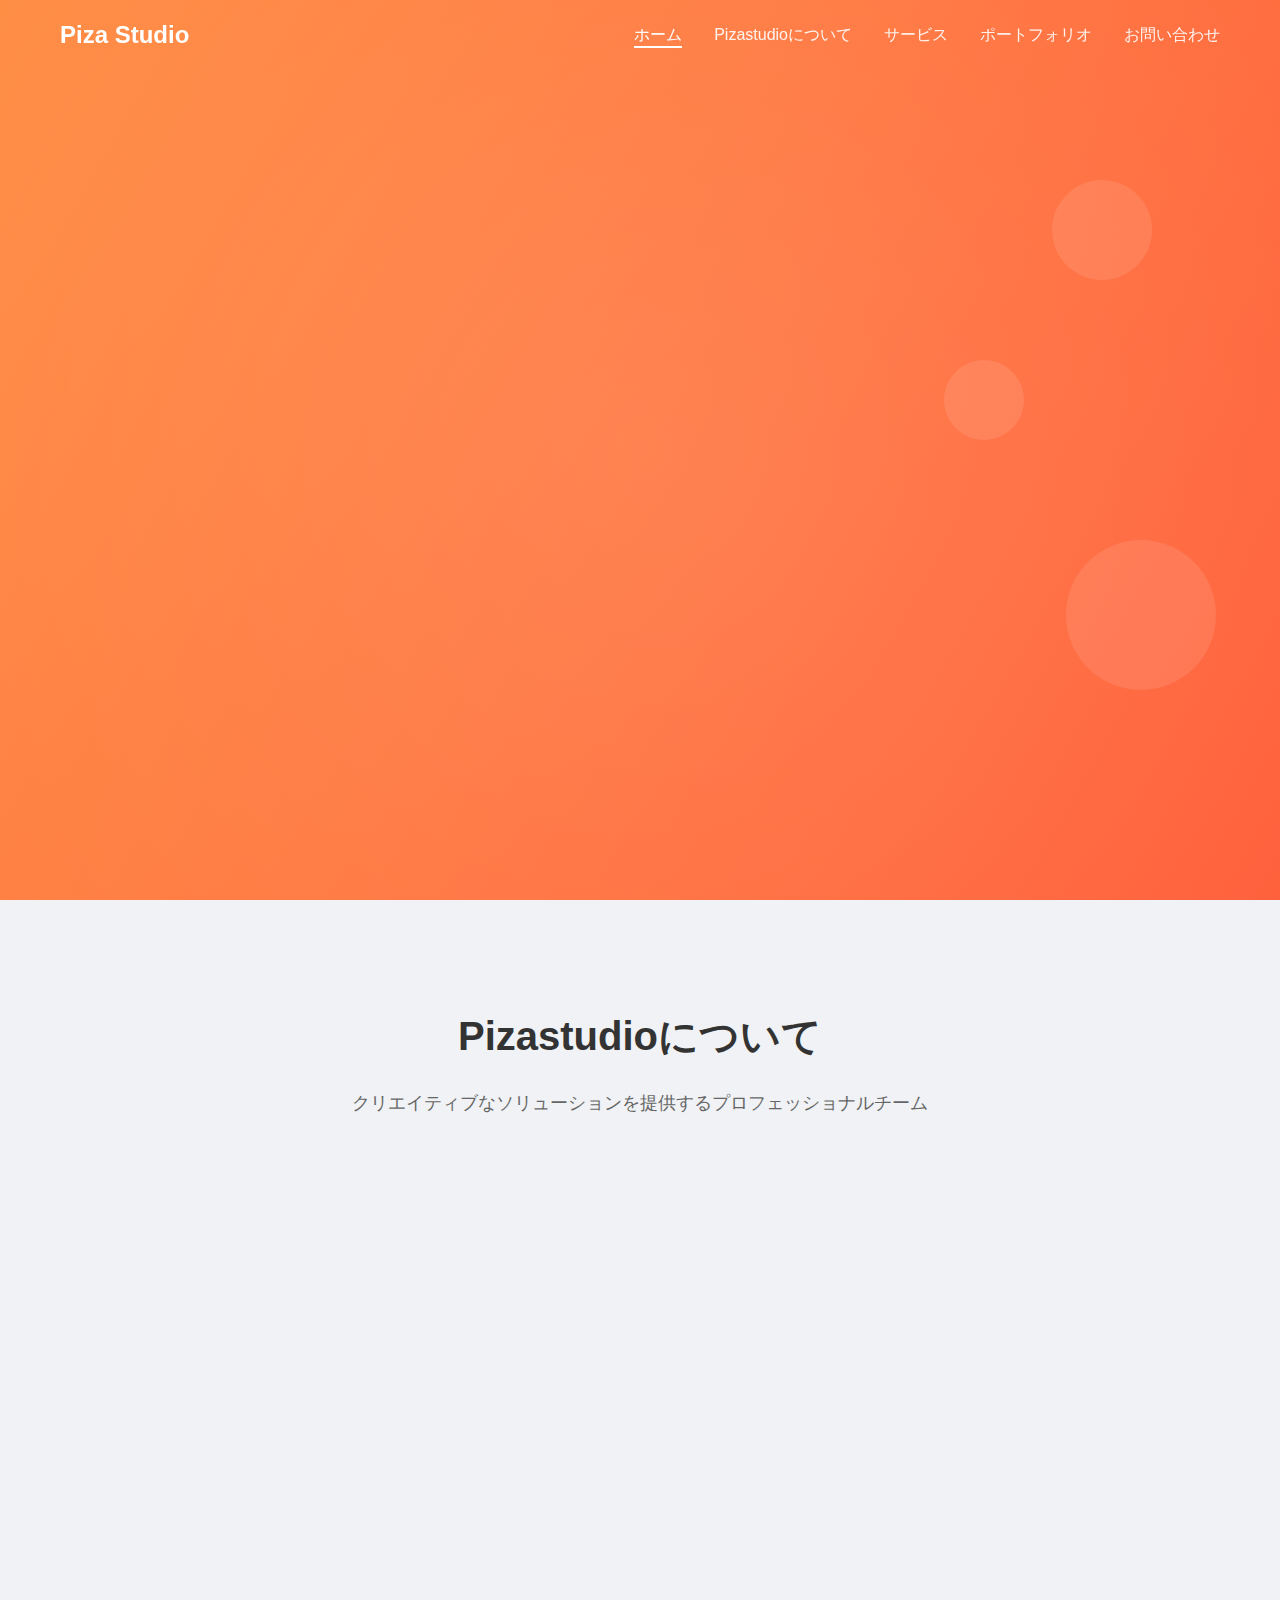
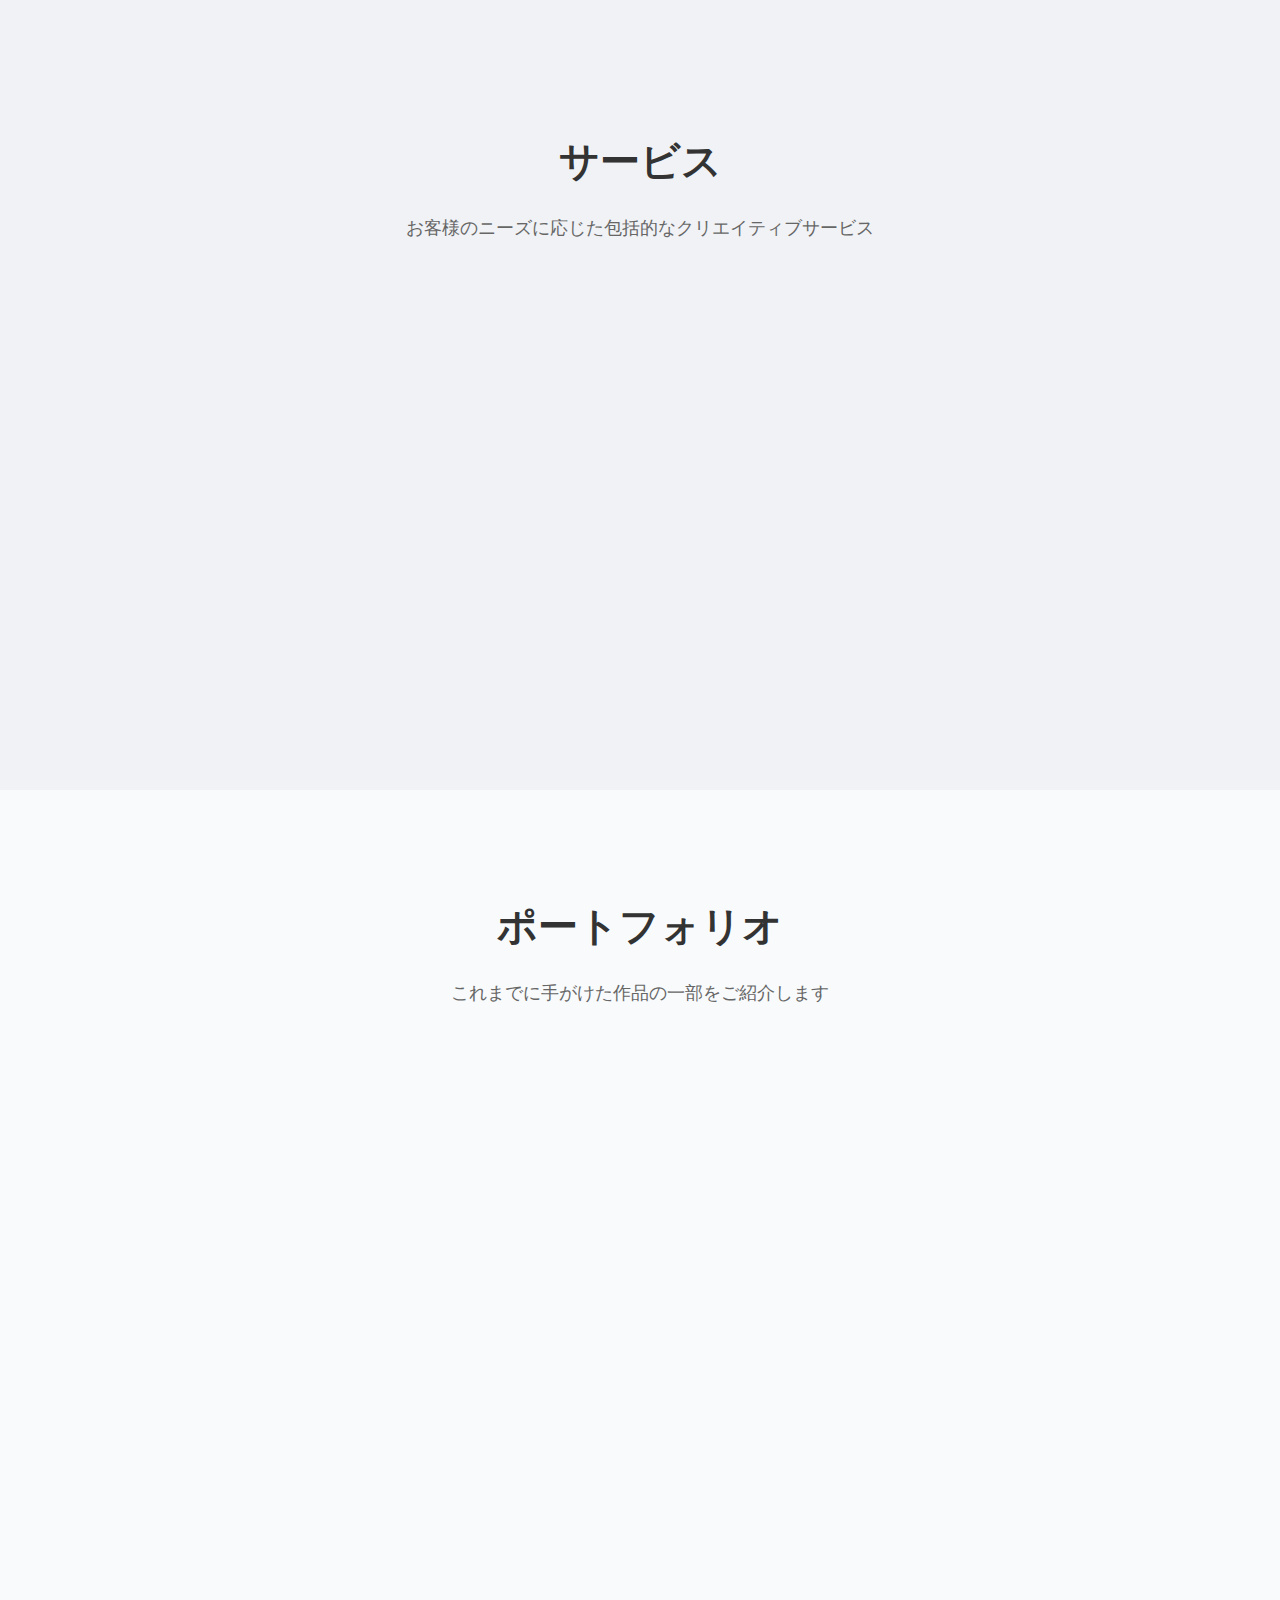
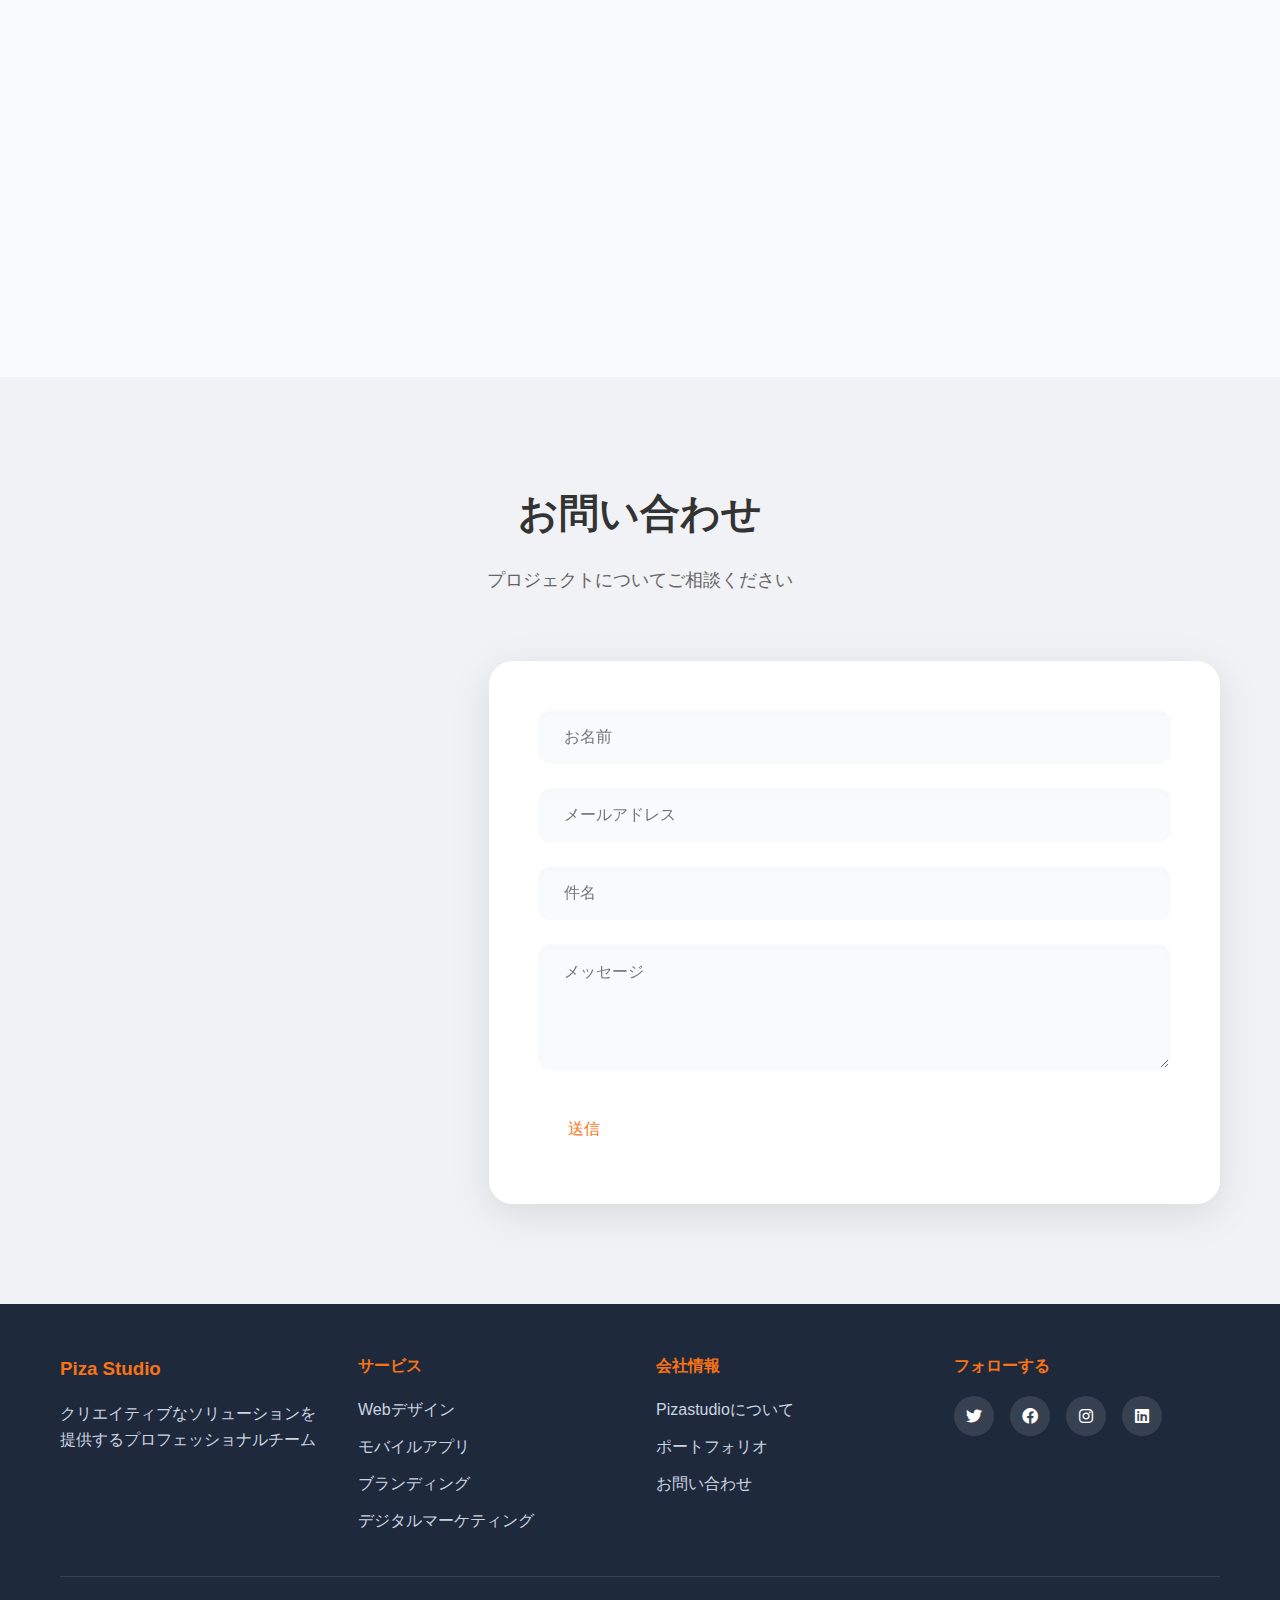
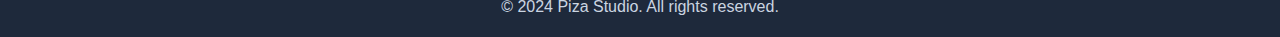
<file: pizastudio/index.html>
<!DOCTYPE html>
<html lang="ja">

<head>
    <meta charset="UTF-8">
    <meta name="viewport" content="width=device-width, initial-scale=1.0">
    <title>Piza Studio - クリエイティブスタジオ</title>
    <link rel="stylesheet" href="styles.css">
    <link href="https://fonts.googleapis.com/css2?family=Noto+Sans+JP:wght@300;400;500;700&display=swap"
        rel="stylesheet">
    <link rel="stylesheet" href="https://cdnjs.cloudflare.com/ajax/libs/font-awesome/6.0.0/css/all.min.css">
</head>

<body>
    <!-- ナビゲーション -->
    <nav class="navbar transparent">
        <div class="nav-container">
            <div class="nav-logo">
                <h2>Piza Studio</h2>
            </div>
            <ul class="nav-menu">
                <li class="nav-item">
                    <a href="index.html" class="nav-link current">ホーム</a>
                </li>
                <li class="nav-item">
                    <a href="about.html" class="nav-link">Pizastudioについて</a>
                </li>
                <li class="nav-item">
                    <a href="services.html" class="nav-link">サービス</a>
                </li>
                <li class="nav-item">
                    <a href="portfolio.html" class="nav-link">ポートフォリオ</a>
                </li>
                <li class="nav-item">
                    <a href="contact.html" class="nav-link">お問い合わせ</a>
                </li>
            </ul>
            <div class="hamburger" role="button" aria-label="メニューを開く">
                <span class="bar"></span>
                <span class="bar"></span>
                <span class="bar"></span>
            </div>
        </div>
    </nav>

    <!-- ヒーローセクション -->
    <section id="home" class="hero">
        <div class="hero-content">
            <h1 class="hero-title">クリエイティブな世界へようこそ</h1>
            <p class="hero-subtitle">Piza Studioは、あなたのビジョンを<br>現実に変えるクリエイティブパートナーです</p>
            <div class="hero-buttons">
                <a href="#portfolio" class="btn btn-primary">作品を見る</a>
                <a href="#contact" class="btn btn-secondary">お問い合わせ</a>
            </div>
        </div>
        <div class="hero-visual">
            <div class="floating-elements">
                <div class="element element-1"></div>
                <div class="element element-2"></div>
                <div class="element element-3"></div>
            </div>
        </div>
    </section>

    <!-- Pizastudioについて -->
    <section id="about" class="about">
        <div class="container">
            <div class="section-header">
                <h2>Pizastudioについて</h2>
                <p>クリエイティブなソリューションを提供するプロフェッショナルチーム</p>
            </div>
            <div class="about-content">
                <div class="about-text">
                    <h3>ビジョン</h3>
                    <p>私たちは、クライアントのビジョンを理解し、それを現実のデジタル体験に変えることに情熱を注いでいます。最新の技術とクリエイティブな発想を組み合わせ、印象的で効果的なソリューションを提供します。
                    </p>

                    <h3>ミッション</h3>
                    <p>デザインとテクノロジーの力を活用して、ブランドの成長を支援し、ユーザーにとって価値のある体験を創造します。</p>
                </div>
                <div class="about-stats">
                    <div class="stat">
                        <h3>50+</h3>
                        <p>完了プロジェクト</p>
                    </div>
                    <div class="stat">
                        <h3>3年</h3>
                        <p>業界経験</p>
                    </div>
                    <div class="stat">
                        <h3>100%</h3>
                        <p>クライアント満足度</p>
                    </div>
                </div>
            </div>
        </div>
    </section>

    <!-- サービス -->
    <section id="services" class="services">
        <div class="container">
            <div class="section-header">
                <h2>サービス</h2>
                <p>お客様のニーズに応じた包括的なクリエイティブサービス</p>
            </div>
            <div class="services-grid">
                <div class="service-card">
                    <div class="service-icon">
                        <i class="fas fa-film"></i>
                    </div>
                    <h3>モーショングラフィック</h3>
                    <p>視覚的なストーリーテリングを通じて、ブランドメッセージを効果的に伝えます。アニメーションとデザインを融合させ、印象に残る映像コンテンツを制作します。</p>
                </div>
                <div class="service-card">
                    <div class="service-icon">
                        <i class="fas fa-video"></i>
                    </div>
                    <h3>MV撮影</h3>
                    <p>アーティストの世界観を映像化します。企画から撮影、編集まで、楽曲の魅力を最大限に引き出すミュージックビデオを制作します。</p>
                </div>
                <div class="service-card">
                    <div class="service-icon">
                        <i class="fas fa-users"></i>
                    </div>
                    <h3>採用動画撮影</h3>
                    <p>企業の魅力やカルチャーをリアルに伝える採用動画を制作します。求職者の心に響くストーリーで、優秀な人材の獲得を支援します。</p>
                </div>
            </div>
        </div>
    </section>

    <!-- ポートフォリオ -->
    <section id="portfolio" class="portfolio">
        <div class="container">
            <div class="section-header">
                <h2>ポートフォリオ</h2>
                <p>これまでに手がけた作品の一部をご紹介します</p>
            </div>
            <div class="portfolio-grid">
                <div class="portfolio-item">
                    <div class="portfolio-image">
                        <div class="placeholder-image">
                            <i class="fas fa-image"></i>
                        </div>
                    </div>
                    <div class="portfolio-info">
                        <h3>Eコマースサイト</h3>
                        <p>オンラインショッピングサイトの設計・開発</p>
                    </div>
                </div>
                <div class="portfolio-item">
                    <div class="portfolio-image">
                        <div class="placeholder-image">
                            <i class="fas fa-image"></i>
                        </div>
                    </div>
                    <div class="portfolio-info">
                        <h3>企業サイト</h3>
                        <p>コーポレートサイトのリニューアル</p>
                    </div>
                </div>
                <div class="portfolio-item">
                    <div class="portfolio-image">
                        <div class="placeholder-image">
                            <i class="fas fa-image"></i>
                        </div>
                    </div>
                    <div class="portfolio-info">
                        <h3>モバイルアプリ</h3>
                        <p>フィットネスアプリの開発</p>
                    </div>
                </div>
                <div class="portfolio-item">
                    <div class="portfolio-image">
                        <div class="placeholder-image">
                            <i class="fas fa-image"></i>
                        </div>
                    </div>
                    <div class="portfolio-info">
                        <h3>ブランディング</h3>
                        <p>スタートアップ企業のブランド構築</p>
                    </div>
                </div>
            </div>
        </div>
    </section>

    <!-- お問い合わせ -->
    <section id="contact" class="contact">
        <div class="container">
            <div class="section-header">
                <h2>お問い合わせ</h2>
                <p>プロジェクトについてご相談ください</p>
            </div>
            <div class="contact-content">
                <div class="contact-info">
                    <h3>連絡先情報</h3>
                    <div class="contact-item">
                        <i class="fas fa-envelope"></i>
                        <span>pizastudio5539@gmail.com</span>
                    </div>
                    <div class="contact-item">
                        <i class="fas fa-phone"></i>
                        <span>080-4110-5539</span>
                    </div>
                    <div class="contact-item">
                        <i class="fas fa-map-marker-alt"></i>
                        <span>東京都杉並区和泉4-18-5第四力三ビル302</span>
                    </div>
                </div>
                <form class="contact-form">
                    <div class="form-group">
                        <input type="text" id="name" name="name" placeholder="お名前" required>
                    </div>
                    <div class="form-group">
                        <input type="email" id="email" name="email" placeholder="メールアドレス" required>
                    </div>
                    <div class="form-group">
                        <input type="text" id="subject" name="subject" placeholder="件名" required>
                    </div>
                    <div class="form-group">
                        <textarea id="message" name="message" placeholder="メッセージ" rows="5" required></textarea>
                    </div>
                    <button type="submit" class="btn btn-primary">送信</button>
                </form>
            </div>
        </div>
    </section>

    <!-- フッター -->
    <footer class="footer">
        <div class="container">
            <div class="footer-content">
                <div class="footer-section">
                    <h3>Piza Studio</h3>
                    <p>クリエイティブなソリューションを提供するプロフェッショナルチーム</p>
                </div>
                <div class="footer-section">
                    <h4>サービス</h4>
                    <ul>
                        <li><a href="services.html">Webデザイン</a></li>
                        <li><a href="services.html">モバイルアプリ</a></li>
                        <li><a href="services.html">ブランディング</a></li>
                        <li><a href="services.html">デジタルマーケティング</a></li>
                    </ul>
                </div>
                <div class="footer-section">
                    <h4>会社情報</h4>
                    <ul>
                        <li><a href="about.html">Pizastudioについて</a></li>
                        <li><a href="portfolio.html">ポートフォリオ</a></li>
                        <li><a href="contact.html">お問い合わせ</a></li>
                    </ul>
                </div>
                <div class="footer-section">
                    <h4>フォローする</h4>
                    <div class="social-links">
                        <a href="#" aria-label="Twitter"><i class="fab fa-twitter"></i></a>
                        <a href="#" aria-label="Facebook"><i class="fab fa-facebook"></i></a>
                        <a href="#" aria-label="Instagram"><i class="fab fa-instagram"></i></a>
                        <a href="#" aria-label="LinkedIn"><i class="fab fa-linkedin"></i></a>
                    </div>
                </div>
            </div>
            <div class="footer-bottom">
                <p>&copy; 2024 Piza Studio. All rights reserved.</p>
            </div>
        </div>
    </footer>

    <script src="script.js"></script>
</body>

</html>
</file>
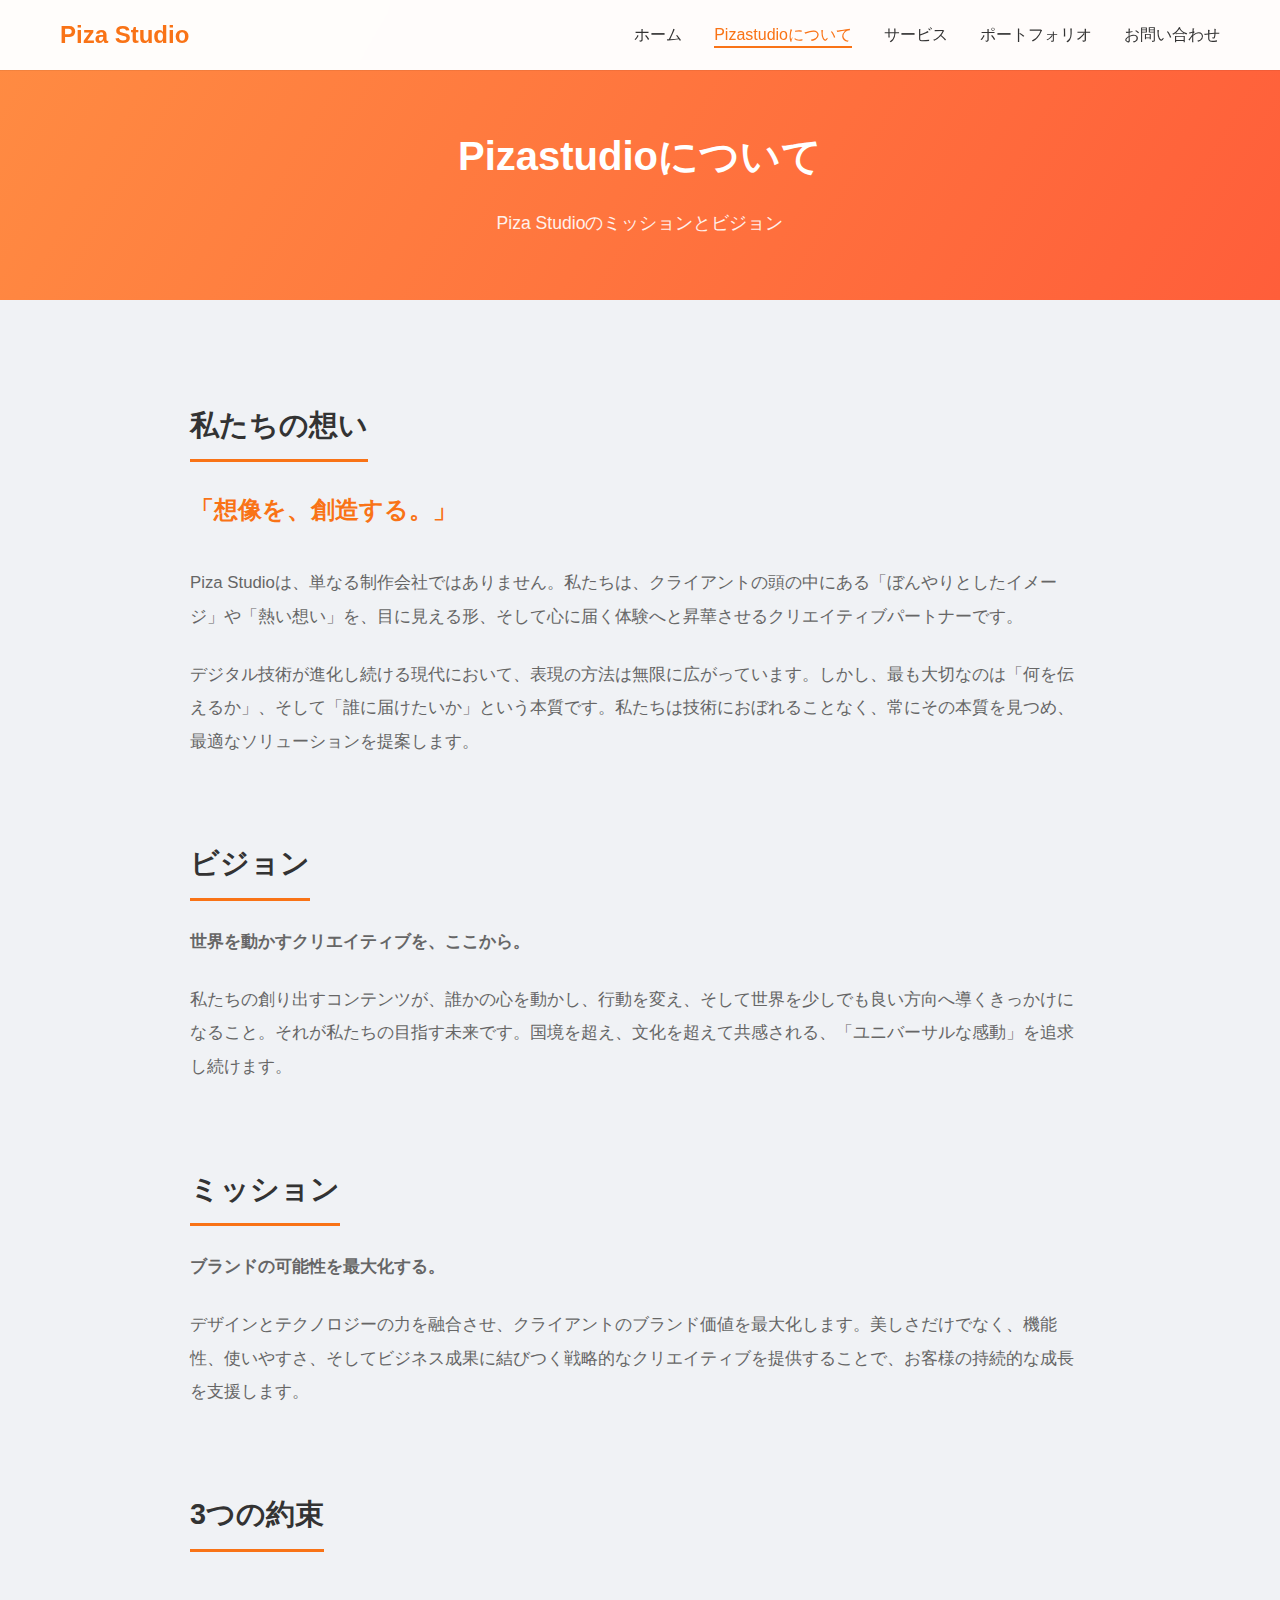
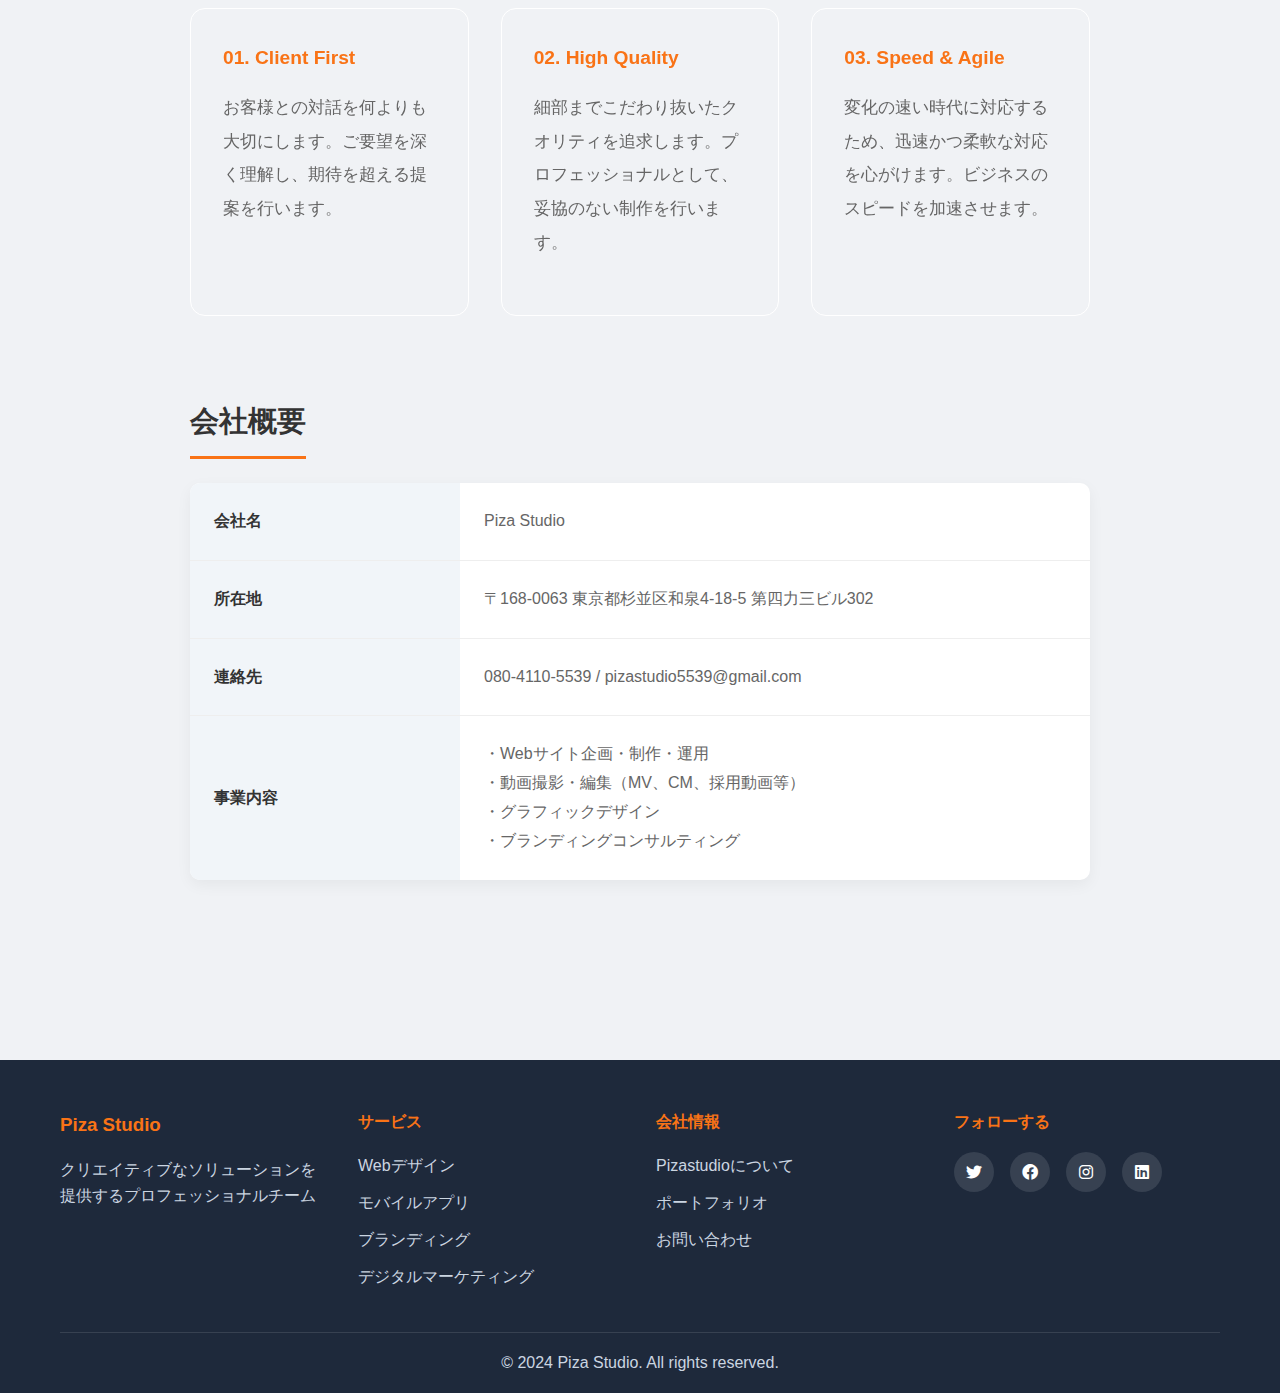
<file: pizastudio/about.html>
<!DOCTYPE html>
<html lang="ja">

<head>
    <meta charset="UTF-8">
    <meta name="viewport" content="width=device-width, initial-scale=1.0">
    <title>Pizastudioについて - Piza Studio</title>
    <link rel="stylesheet" href="styles.css">
    <link href="https://fonts.googleapis.com/css2?family=Noto+Sans+JP:wght@300;400;500;700&display=swap"
        rel="stylesheet">
    <link rel="stylesheet" href="https://cdnjs.cloudflare.com/ajax/libs/font-awesome/6.0.0/css/all.min.css">
</head>

<body>
    <!-- ナビゲーション -->
    <nav class="navbar">
        <div class="nav-container">
            <div class="nav-logo">
                <a href="index.html" style="text-decoration: none;">
                    <h2>Piza Studio</h2>
                </a>
            </div>
            <ul class="nav-menu">
                <li class="nav-item">
                    <a href="index.html" class="nav-link">ホーム</a>
                </li>
                <li class="nav-item">
                    <a href="about.html" class="nav-link current">Pizastudioについて</a>
                </li>
                <li class="nav-item">
                    <a href="services.html" class="nav-link">サービス</a>
                </li>
                <li class="nav-item">
                    <a href="portfolio.html" class="nav-link">ポートフォリオ</a>
                </li>
                <li class="nav-item">
                    <a href="contact.html" class="nav-link">お問い合わせ</a>
                </li>
            </ul>
            <div class="hamburger" role="button" aria-label="メニューを開く">
                <span class="bar"></span>
                <span class="bar"></span>
                <span class="bar"></span>
            </div>
        </div>
    </nav>

    <!-- ページヘッダー -->
    <section class="page-header-section">
        <div class="container">
            <div class="page-header-content">
                <h1>Pizastudioについて</h1>
                <p>Piza Studioのミッションとビジョン</p>
            </div>
        </div>
    </section>

    <!-- Pizastudioについて -->
    <section class="about">
        <div class="container">
            <div class="about-content">
                <div class="about-text full-width">
                    <div class="about-section-block">
                        <h3>私たちの想い</h3>
                        <p class="lead-text">「想像を、創造する。」</p>
                        <p>Piza
                            Studioは、単なる制作会社ではありません。私たちは、クライアントの頭の中にある「ぼんやりとしたイメージ」や「熱い想い」を、目に見える形、そして心に届く体験へと昇華させるクリエイティブパートナーです。
                        </p>
                        <p>デジタル技術が進化し続ける現代において、表現の方法は無限に広がっています。しかし、最も大切なのは「何を伝えるか」、そして「誰に届けたいか」という本質です。私たちは技術におぼれることなく、常にその本質を見つめ、最適なソリューションを提案します。
                        </p>
                    </div>

                    <div class="about-section-block">
                        <h3>ビジョン</h3>
                        <p><strong>世界を動かすクリエイティブを、ここから。</strong></p>
                        <p>私たちの創り出すコンテンツが、誰かの心を動かし、行動を変え、そして世界を少しでも良い方向へ導くきっかけになること。それが私たちの目指す未来です。国境を超え、文化を超えて共感される、「ユニバーサルな感動」を追求し続けます。
                        </p>
                    </div>

                    <div class="about-section-block">
                        <h3>ミッション</h3>
                        <p><strong>ブランドの可能性を最大化する。</strong></p>
                        <p>デザインとテクノロジーの力を融合させ、クライアントのブランド価値を最大化します。美しさだけでなく、機能性、使いやすさ、そしてビジネス成果に結びつく戦略的なクリエイティブを提供することで、お客様の持続的な成長を支援します。
                        </p>
                    </div>

                    <div class="about-section-block">
                        <h3>3つの約束</h3>
                        <div class="values-grid">
                            <div class="value-item">
                                <h4>01. Client First</h4>
                                <p>お客様との対話を何よりも大切にします。ご要望を深く理解し、期待を超える提案を行います。</p>
                            </div>
                            <div class="value-item">
                                <h4>02. High Quality</h4>
                                <p>細部までこだわり抜いたクオリティを追求します。プロフェッショナルとして、妥協のない制作を行います。</p>
                            </div>
                            <div class="value-item">
                                <h4>03. Speed & Agile</h4>
                                <p>変化の速い時代に対応するため、迅速かつ柔軟な対応を心がけます。ビジネスのスピードを加速させます。</p>
                            </div>
                        </div>
                    </div>

                    <div class="about-section-block">
                        <h3>会社概要</h3>
                        <table class="company-outline">
                            <tr>
                                <th>会社名</th>
                                <td>Piza Studio</td>
                            </tr>
                            <tr>
                                <th>所在地</th>
                                <td>〒168-0063 東京都杉並区和泉4-18-5 第四力三ビル302</td>
                            </tr>
                            <tr>
                                <th>連絡先</th>
                                <td>080-4110-5539 / pizastudio5539@gmail.com</td>
                            </tr>
                            <tr>
                                <th>事業内容</th>
                                <td>
                                    ・Webサイト企画・制作・運用<br>
                                    ・動画撮影・編集（MV、CM、採用動画等）<br>
                                    ・グラフィックデザイン<br>
                                    ・ブランディングコンサルティング
                                </td>
                            </tr>
                        </table>
                    </div>
                </div>
            </div>
        </div>
    </section>

    <!-- フッター -->
    <footer class="footer">
        <div class="container">
            <div class="footer-content">
                <div class="footer-section">
                    <h3>Piza Studio</h3>
                    <p>クリエイティブなソリューションを提供するプロフェッショナルチーム</p>
                </div>
                <div class="footer-section">
                    <h4>サービス</h4>
                    <ul>
                        <li><a href="services.html">Webデザイン</a></li>
                        <li><a href="services.html">モバイルアプリ</a></li>
                        <li><a href="services.html">ブランディング</a></li>
                        <li><a href="services.html">デジタルマーケティング</a></li>
                    </ul>
                </div>
                <div class="footer-section">
                    <h4>会社情報</h4>
                    <ul>
                        <li><a href="about.html">Pizastudioについて</a></li>
                        <li><a href="portfolio.html">ポートフォリオ</a></li>
                        <li><a href="contact.html">お問い合わせ</a></li>
                    </ul>
                </div>
                <div class="footer-section">
                    <h4>フォローする</h4>
                    <div class="social-links">
                        <a href="#" aria-label="Twitter"><i class="fab fa-twitter"></i></a>
                        <a href="#" aria-label="Facebook"><i class="fab fa-facebook"></i></a>
                        <a href="#" aria-label="Instagram"><i class="fab fa-instagram"></i></a>
                        <a href="#" aria-label="LinkedIn"><i class="fab fa-linkedin"></i></a>
                    </div>
                </div>
            </div>
            <div class="footer-bottom">
                <p>&copy; 2024 Piza Studio. All rights reserved.</p>
            </div>
        </div>
    </footer>

    <script src="script.js"></script>
</body>

</html>
</file>
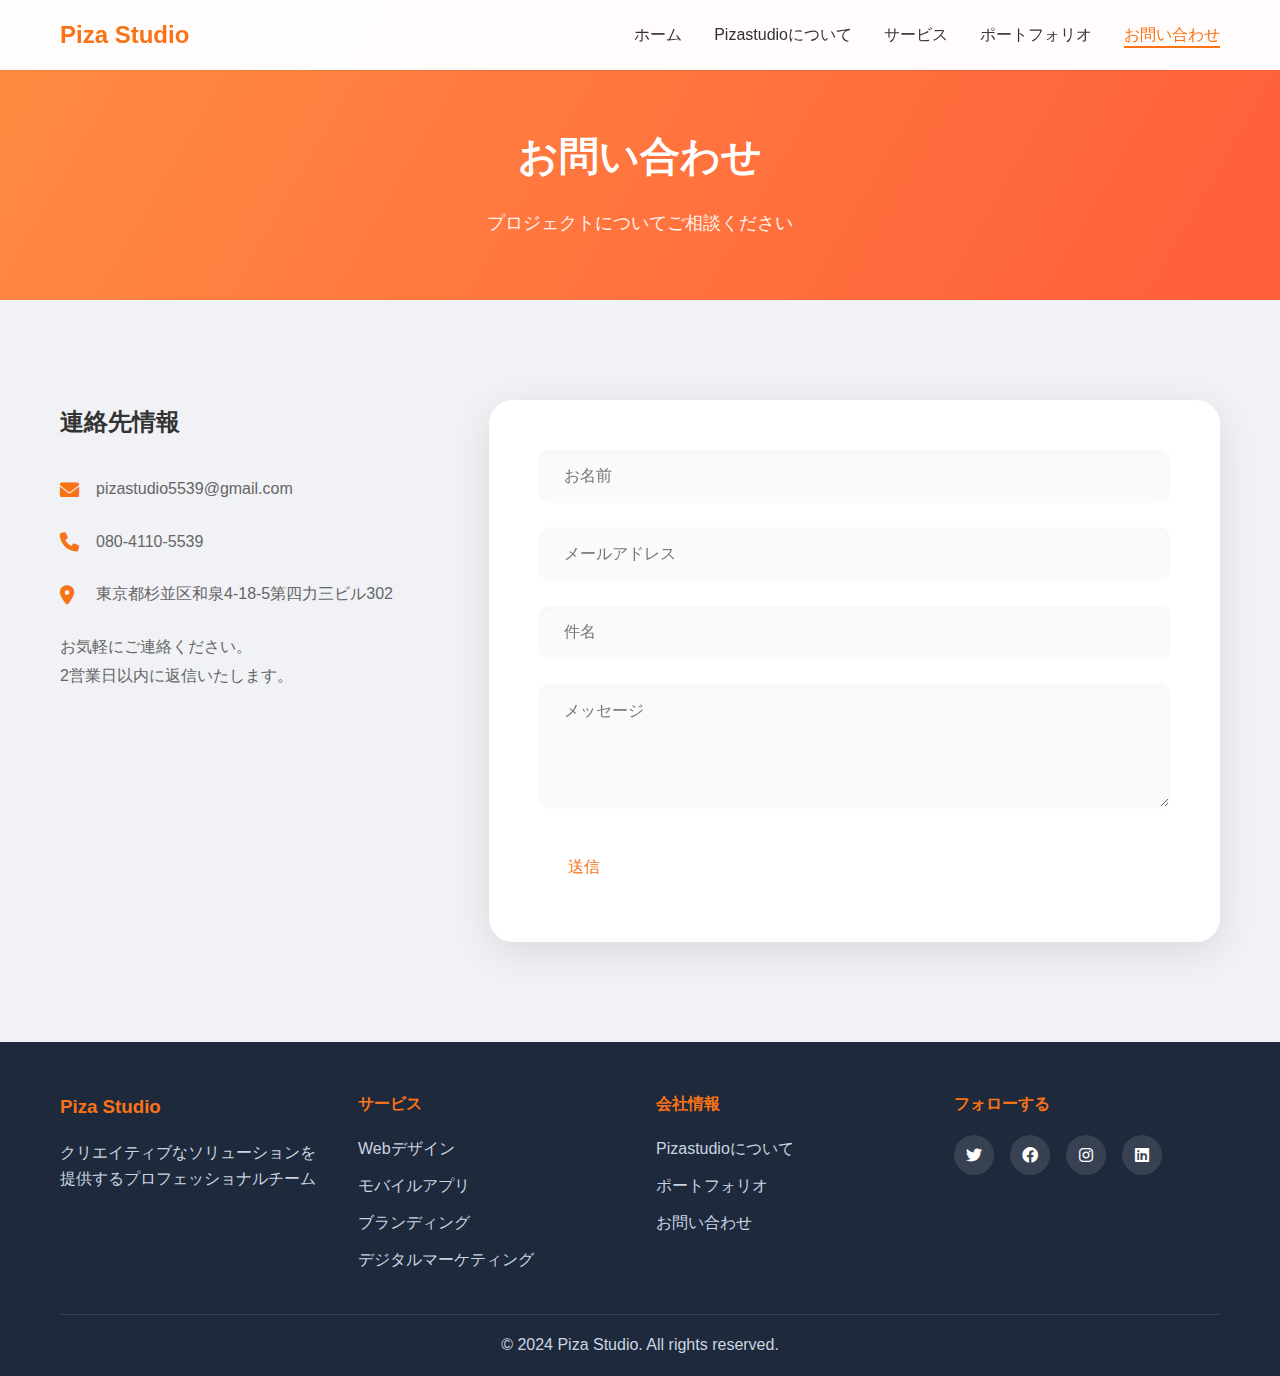
<file: pizastudio/contact.html>
<!DOCTYPE html>
<html lang="ja">

<head>
    <meta charset="UTF-8">
    <meta name="viewport" content="width=device-width, initial-scale=1.0">
    <title>お問い合わせ - Piza Studio</title>
    <link rel="stylesheet" href="styles.css">
    <link href="https://fonts.googleapis.com/css2?family=Noto+Sans+JP:wght@300;400;500;700&display=swap"
        rel="stylesheet">
    <link rel="stylesheet" href="https://cdnjs.cloudflare.com/ajax/libs/font-awesome/6.0.0/css/all.min.css">
</head>

<body>
    <!-- ナビゲーション -->
    <nav class="navbar">
        <div class="nav-container">
            <div class="nav-logo">
                <a href="index.html" style="text-decoration: none;">
                    <h2>Piza Studio</h2>
                </a>
            </div>
            <ul class="nav-menu">
                <li class="nav-item">
                    <a href="index.html" class="nav-link">ホーム</a>
                </li>
                <li class="nav-item">
                    <a href="about.html" class="nav-link">Pizastudioについて</a>
                </li>
                <li class="nav-item">
                    <a href="services.html" class="nav-link">サービス</a>
                </li>
                <li class="nav-item">
                    <a href="portfolio.html" class="nav-link">ポートフォリオ</a>
                </li>
                <li class="nav-item">
                    <a href="contact.html" class="nav-link current">お問い合わせ</a>
                </li>
            </ul>
            <div class="hamburger" role="button" aria-label="メニューを開く">
                <span class="bar"></span>
                <span class="bar"></span>
                <span class="bar"></span>
            </div>
        </div>
    </nav>

    <!-- ページヘッダー -->
    <section class="page-header-section">
        <div class="container">
            <div class="page-header-content">
                <h1>お問い合わせ</h1>
                <p>プロジェクトについてご相談ください</p>
            </div>
        </div>
    </section>

    <!-- お問い合わせ -->
    <section class="contact">
        <div class="container">
            <div class="contact-content">
                <div class="contact-info">
                    <h3>連絡先情報</h3>
                    <div class="contact-item">
                        <i class="fas fa-envelope"></i>
                        <span>pizastudio5539@gmail.com</span>
                    </div>
                    <div class="contact-item">
                        <i class="fas fa-phone"></i>
                        <span>080-4110-5539</span>
                    </div>
                    <div class="contact-item">
                        <i class="fas fa-map-marker-alt"></i>
                        <span>東京都杉並区和泉4-18-5第四力三ビル302</span>
                    </div>
                    <div class="contact-item">
                        <p>お気軽にご連絡ください。<br>2営業日以内に返信いたします。</p>
                    </div>
                </div>
                <form class="contact-form">
                    <div class="form-group">
                        <input type="text" id="name" name="name" placeholder="お名前" required>
                    </div>
                    <div class="form-group">
                        <input type="email" id="email" name="email" placeholder="メールアドレス" required>
                    </div>
                    <div class="form-group">
                        <input type="text" id="subject" name="subject" placeholder="件名" required>
                    </div>
                    <div class="form-group">
                        <textarea id="message" name="message" placeholder="メッセージ" rows="5" required></textarea>
                    </div>
                    <button type="submit" class="btn btn-primary">送信</button>
                </form>
            </div>
        </div>
    </section>

    <!-- フッター -->
    <footer class="footer">
        <div class="container">
            <div class="footer-content">
                <div class="footer-section">
                    <h3>Piza Studio</h3>
                    <p>クリエイティブなソリューションを提供するプロフェッショナルチーム</p>
                </div>
                <div class="footer-section">
                    <h4>サービス</h4>
                    <ul>
                        <li><a href="services.html">Webデザイン</a></li>
                        <li><a href="services.html">モバイルアプリ</a></li>
                        <li><a href="services.html">ブランディング</a></li>
                        <li><a href="services.html">デジタルマーケティング</a></li>
                    </ul>
                </div>
                <div class="footer-section">
                    <h4>会社情報</h4>
                    <ul>
                        <li><a href="about.html">Pizastudioについて</a></li>
                        <li><a href="portfolio.html">ポートフォリオ</a></li>
                        <li><a href="contact.html">お問い合わせ</a></li>
                    </ul>
                </div>
                <div class="footer-section">
                    <h4>フォローする</h4>
                    <div class="social-links">
                        <a href="#" aria-label="Twitter"><i class="fab fa-twitter"></i></a>
                        <a href="#" aria-label="Facebook"><i class="fab fa-facebook"></i></a>
                        <a href="#" aria-label="Instagram"><i class="fab fa-instagram"></i></a>
                        <a href="#" aria-label="LinkedIn"><i class="fab fa-linkedin"></i></a>
                    </div>
                </div>
            </div>
            <div class="footer-bottom">
                <p>&copy; 2024 Piza Studio. All rights reserved.</p>
            </div>
        </div>
    </footer>

    <script src="script.js"></script>
</body>

</html>
</file>
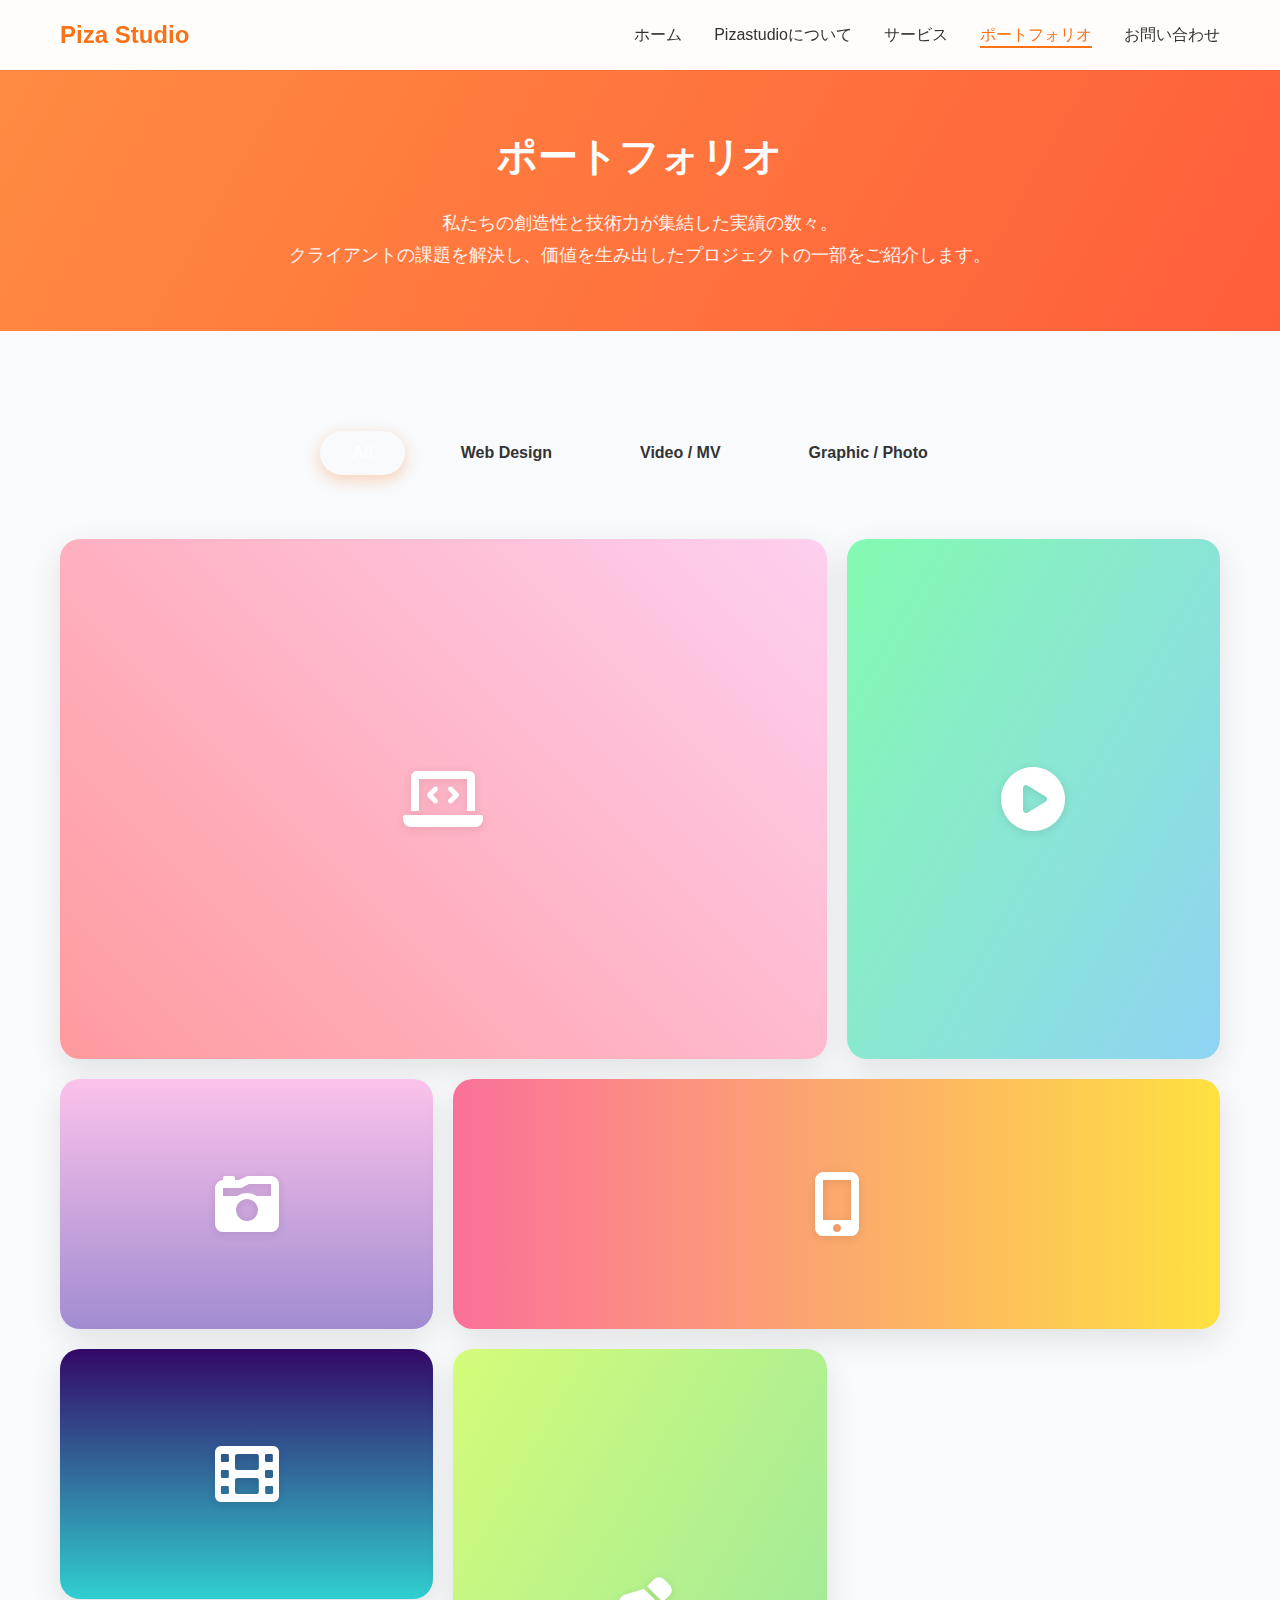
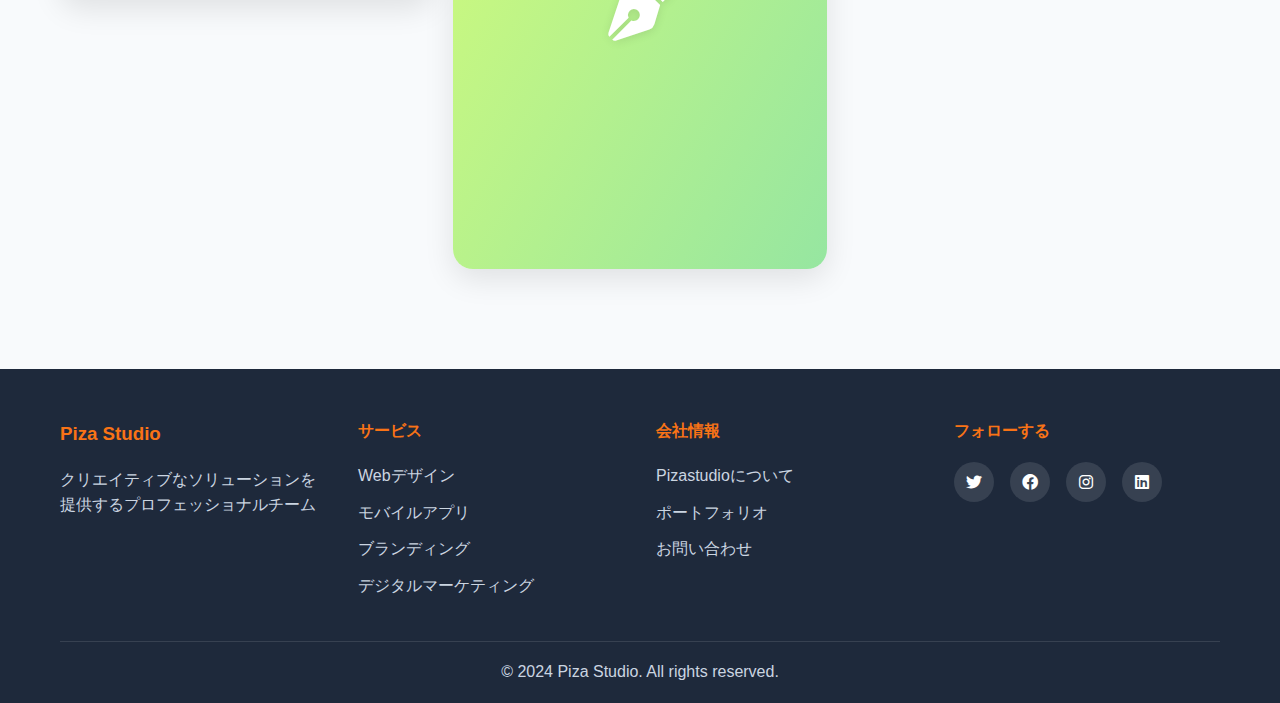
<file: pizastudio/portfolio.html>
<!DOCTYPE html>
<html lang="ja">

<head>
    <meta charset="UTF-8">
    <meta name="viewport" content="width=device-width, initial-scale=1.0">
    <title>ポートフォリオ - Piza Studio</title>
    <link rel="stylesheet" href="styles.css">
    <link href="https://fonts.googleapis.com/css2?family=Noto+Sans+JP:wght@300;400;500;700&display=swap"
        rel="stylesheet">
    <link rel="stylesheet" href="https://cdnjs.cloudflare.com/ajax/libs/font-awesome/6.0.0/css/all.min.css">
</head>

<body>
    <!-- ナビゲーション -->
    <nav class="navbar">
        <div class="nav-container">
            <div class="nav-logo">
                <a href="index.html" style="text-decoration: none;">
                    <h2>Piza Studio</h2>
                </a>
            </div>
            <ul class="nav-menu">
                <li class="nav-item">
                    <a href="index.html" class="nav-link">ホーム</a>
                </li>
                <li class="nav-item">
                    <a href="about.html" class="nav-link">Pizastudioについて</a>
                </li>
                <li class="nav-item">
                    <a href="services.html" class="nav-link">サービス</a>
                </li>
                <li class="nav-item">
                    <a href="portfolio.html" class="nav-link current">ポートフォリオ</a>
                </li>
                <li class="nav-item">
                    <a href="contact.html" class="nav-link">お問い合わせ</a>
                </li>
            </ul>
            <div class="hamburger" role="button" aria-label="メニューを開く">
                <span class="bar"></span>
                <span class="bar"></span>
                <span class="bar"></span>
            </div>
        </div>
    </nav>

    <!-- ページヘッダー -->
    <section class="page-header-section">
        <div class="container">
            <div class="page-header-content">
                <h1>ポートフォリオ</h1>
                <p>私たちの創造性と技術力が集結した実績の数々。<br>クライアントの課題を解決し、価値を生み出したプロジェクトの一部をご紹介します。</p>
            </div>
        </div>
    </section>

    <!-- ポートフォリオ -->
    <section class="portfolio">
        <div class="container">
            <!-- カテゴリフィルター -->
            <div class="portfolio-filter">
                <button class="filter-btn active" data-filter="all">All</button>
                <button class="filter-btn" data-filter="web">Web Design</button>
                <button class="filter-btn" data-filter="video">Video / MV</button>
                <button class="filter-btn" data-filter="graphic">Graphic / Photo</button>
            </div>

            <!-- まるでギャラリーのようなMasonryレイアウト -->
            <div class="portfolio-gallery">
                <!-- Item 1: Large (Web) -->
                <div class="gallery-item large" data-category="web">
                    <div class="gallery-image"
                        style="background: linear-gradient(45deg, #FF9A9E 0%, #FECFEF 99%, #FECFEF 100%);">
                        <i class="fas fa-laptop-code"></i>
                    </div>
                    <div class="gallery-overlay">
                        <h3>EC Brand Renewal</h3>
                        <p>Web Design / UI/UX</p>
                    </div>
                </div>

                <!-- Item 2: Tall (Video) -->
                <div class="gallery-item tall" data-category="video">
                    <div class="gallery-image" style="background: linear-gradient(120deg, #84fab0 0%, #8fd3f4 100%);">
                        <i class="fas fa-play-circle"></i>
                    </div>
                    <div class="gallery-overlay">
                        <h3>Artist MV "Blue"</h3>
                        <p>Video Production</p>
                    </div>
                </div>

                <!-- Item 3: Standard (Photo) -->
                <div class="gallery-item" data-category="graphic">
                    <div class="gallery-image" style="background: linear-gradient(to top, #a18cd1 0%, #fbc2eb 100%);">
                        <i class="fas fa-camera-retro"></i>
                    </div>
                    <div class="gallery-overlay">
                        <h3>Fashion Lookbook</h3>
                        <p>Photography</p>
                    </div>
                </div>

                <!-- Item 4: Wide (Web) -->
                <div class="gallery-item wide" data-category="web">
                    <div class="gallery-image" style="background: linear-gradient(to right, #fa709a 0%, #fee140 100%);">
                        <i class="fas fa-mobile-alt"></i>
                    </div>
                    <div class="gallery-overlay">
                        <h3>Fitness App LP</h3>
                        <p>Web Design</p>
                    </div>
                </div>

                <!-- Item 5: Standard (Video) -->
                <div class="gallery-item" data-category="video">
                    <div class="gallery-image" style="background: linear-gradient(to top, #30cfd0 0%, #330867 100%);">
                        <i class="fas fa-film"></i>
                    </div>
                    <div class="gallery-overlay">
                        <h3>Recruit Movie 2024</h3>
                        <p>Video Editing</p>
                    </div>
                </div>

                <!-- Item 6: Tall (Graphic) -->
                <div class="gallery-item tall" data-category="graphic">
                    <div class="gallery-image" style="background: linear-gradient(120deg, #d4fc79 0%, #96e6a1 100%);">
                        <i class="fas fa-pen-nib"></i>
                    </div>
                    <div class="gallery-overlay">
                        <h3>Cafe Rebranding</h3>
                        <p>Logo & Graphic</p>
                    </div>
                </div>
            </div>
        </div>
    </section>

    <!-- フッター -->
    <footer class="footer">
        <div class="container">
            <div class="footer-content">
                <div class="footer-section">
                    <h3>Piza Studio</h3>
                    <p>クリエイティブなソリューションを提供するプロフェッショナルチーム</p>
                </div>
                <div class="footer-section">
                    <h4>サービス</h4>
                    <ul>
                        <li><a href="services.html">Webデザイン</a></li>
                        <li><a href="services.html">モバイルアプリ</a></li>
                        <li><a href="services.html">ブランディング</a></li>
                        <li><a href="services.html">デジタルマーケティング</a></li>
                    </ul>
                </div>
                <div class="footer-section">
                    <h4>会社情報</h4>
                    <ul>
                        <li><a href="about.html">Pizastudioについて</a></li>
                        <li><a href="portfolio.html">ポートフォリオ</a></li>
                        <li><a href="contact.html">お問い合わせ</a></li>
                    </ul>
                </div>
                <div class="footer-section">
                    <h4>フォローする</h4>
                    <div class="social-links">
                        <a href="#" aria-label="Twitter"><i class="fab fa-twitter"></i></a>
                        <a href="#" aria-label="Facebook"><i class="fab fa-facebook"></i></a>
                        <a href="#" aria-label="Instagram"><i class="fab fa-instagram"></i></a>
                        <a href="#" aria-label="LinkedIn"><i class="fab fa-linkedin"></i></a>
                    </div>
                </div>
            </div>
            <div class="footer-bottom">
                <p>&copy; 2024 Piza Studio. All rights reserved.</p>
            </div>
        </div>
    </footer>

    <script src="script.js"></script>
</body>

</html>
</file>
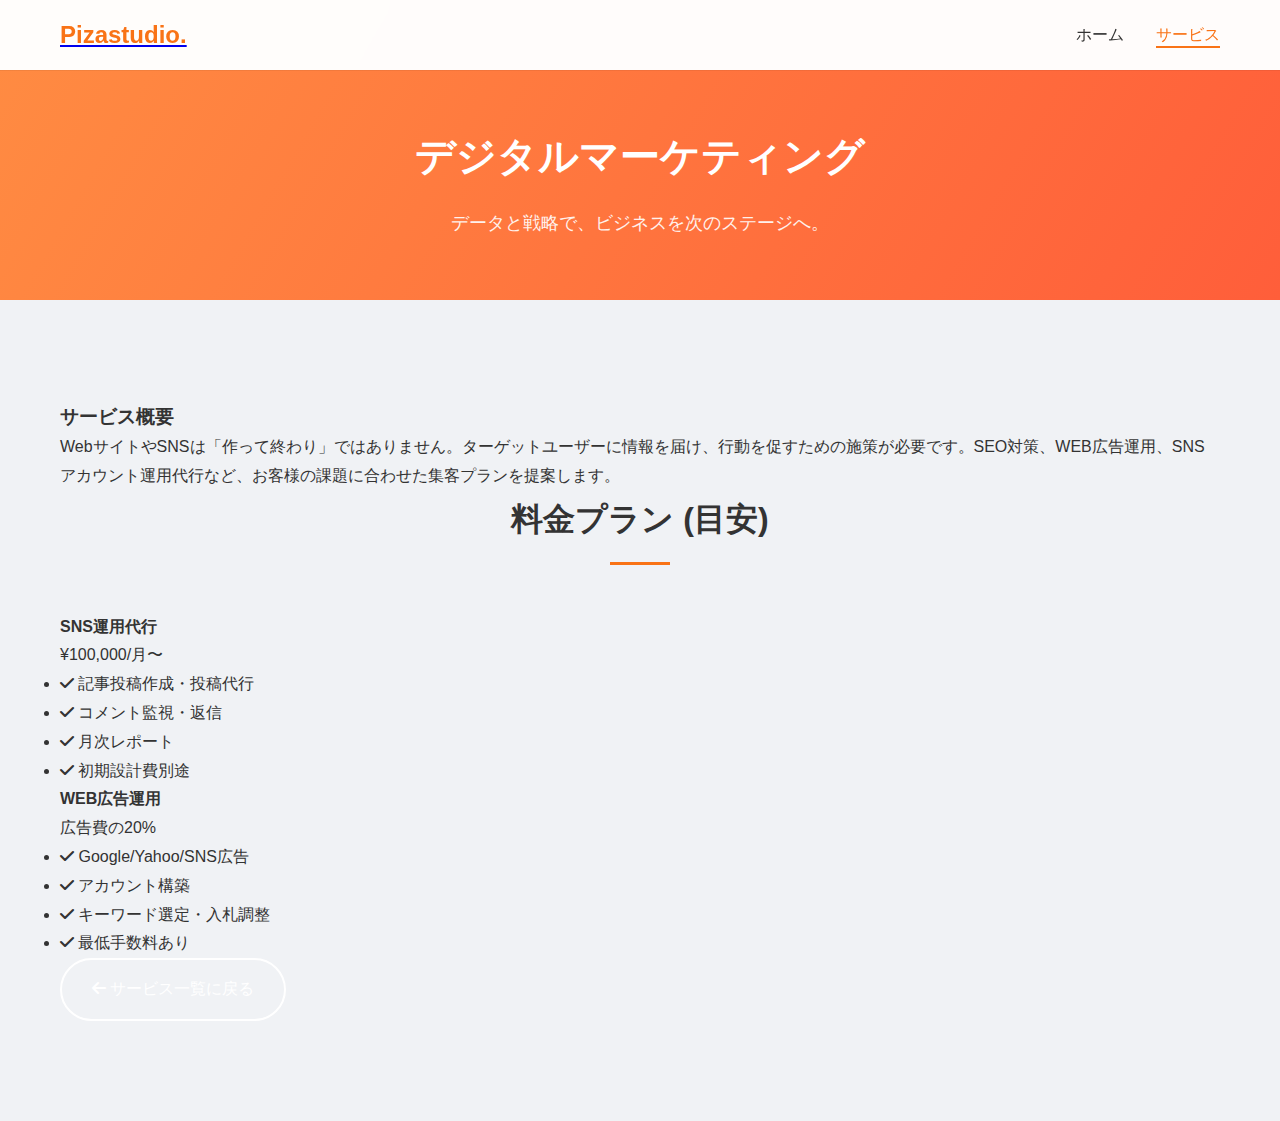
<file: pizastudio/service-marketing.html>
<!DOCTYPE html>
<html lang="ja">

<head>
    <meta charset="UTF-8">
    <meta name="viewport" content="width=device-width, initial-scale=1.0">
    <title>デジタルマーケティング | Pizastudio</title>
    <link rel="stylesheet" href="styles.css">
    <link rel="stylesheet" href="https://cdnjs.cloudflare.com/ajax/libs/font-awesome/6.0.0/css/all.min.css">
    <link href="https://fonts.googleapis.com/css2?family=Noto+Sans+JP:wght@400;500;700&display=swap" rel="stylesheet">
</head>

<body>
    <nav class="navbar">
        <div class="container nav-container">
            <div class="nav-logo"><a href="index.html">
                    <h2>Pizastudio.</h2>
                </a></div>
            <ul class="nav-menu">
                <li class="nav-item"><a href="index.html" class="nav-link">ホーム</a></li>
                <li class="nav-item"><a href="services.html" class="nav-link current">サービス</a></li>
                <!-- Other links -->
            </ul>
            <div class="hamburger"><span class="bar"></span><span class="bar"></span><span class="bar"></span></div>
        </div>
    </nav>

    <section class="page-header-section">
        <div class="container">
            <div class="page-header-content">
                <h1>デジタルマーケティング</h1>
                <p>データと戦略で、ビジネスを次のステージへ。</p>
            </div>
        </div>
    </section>

    <section class="service-detail-section">
        <div class="container">
            <div class="detail-content-block">
                <h3>サービス概要</h3>
                <p>WebサイトやSNSは「作って終わり」ではありません。ターゲットユーザーに情報を届け、行動を促すための施策が必要です。SEO対策、WEB広告運用、SNSアカウント運用代行など、お客様の課題に合わせた集客プランを提案します。
                </p>
            </div>

            <div class="pricing-section">
                <h3 class="section-title-sub">料金プラン (目安)</h3>
                <div class="price-grid">
                    <div class="price-card">
                        <div class="price-header">
                            <h4>SNS運用代行</h4>
                            <p class="price">¥100,000/月〜</p>
                        </div>
                        <ul class="price-features">
                            <li><i class="fas fa-check"></i> 記事投稿作成・投稿代行</li>
                            <li><i class="fas fa-check"></i> コメント監視・返信</li>
                            <li><i class="fas fa-check"></i> 月次レポート</li>
                            <li><i class="fas fa-check"></i> 初期設計費別途</li>
                        </ul>
                    </div>
                    <div class="price-card">
                        <div class="price-header">
                            <h4>WEB広告運用</h4>
                            <p class="price">広告費の20%</p>
                        </div>
                        <ul class="price-features">
                            <li><i class="fas fa-check"></i> Google/Yahoo/SNS広告</li>
                            <li><i class="fas fa-check"></i> アカウント構築</li>
                            <li><i class="fas fa-check"></i> キーワード選定・入札調整</li>
                            <li><i class="fas fa-check"></i> 最低手数料あり</li>
                        </ul>
                    </div>
                </div>
            </div>

            <div class="back-link">
                <a href="services.html" class="btn btn-secondary"><i class="fas fa-arrow-left"></i> サービス一覧に戻る</a>
            </div>
        </div>
    </section>

    <script src="script.js"></script>
</body>

</html>
</file>
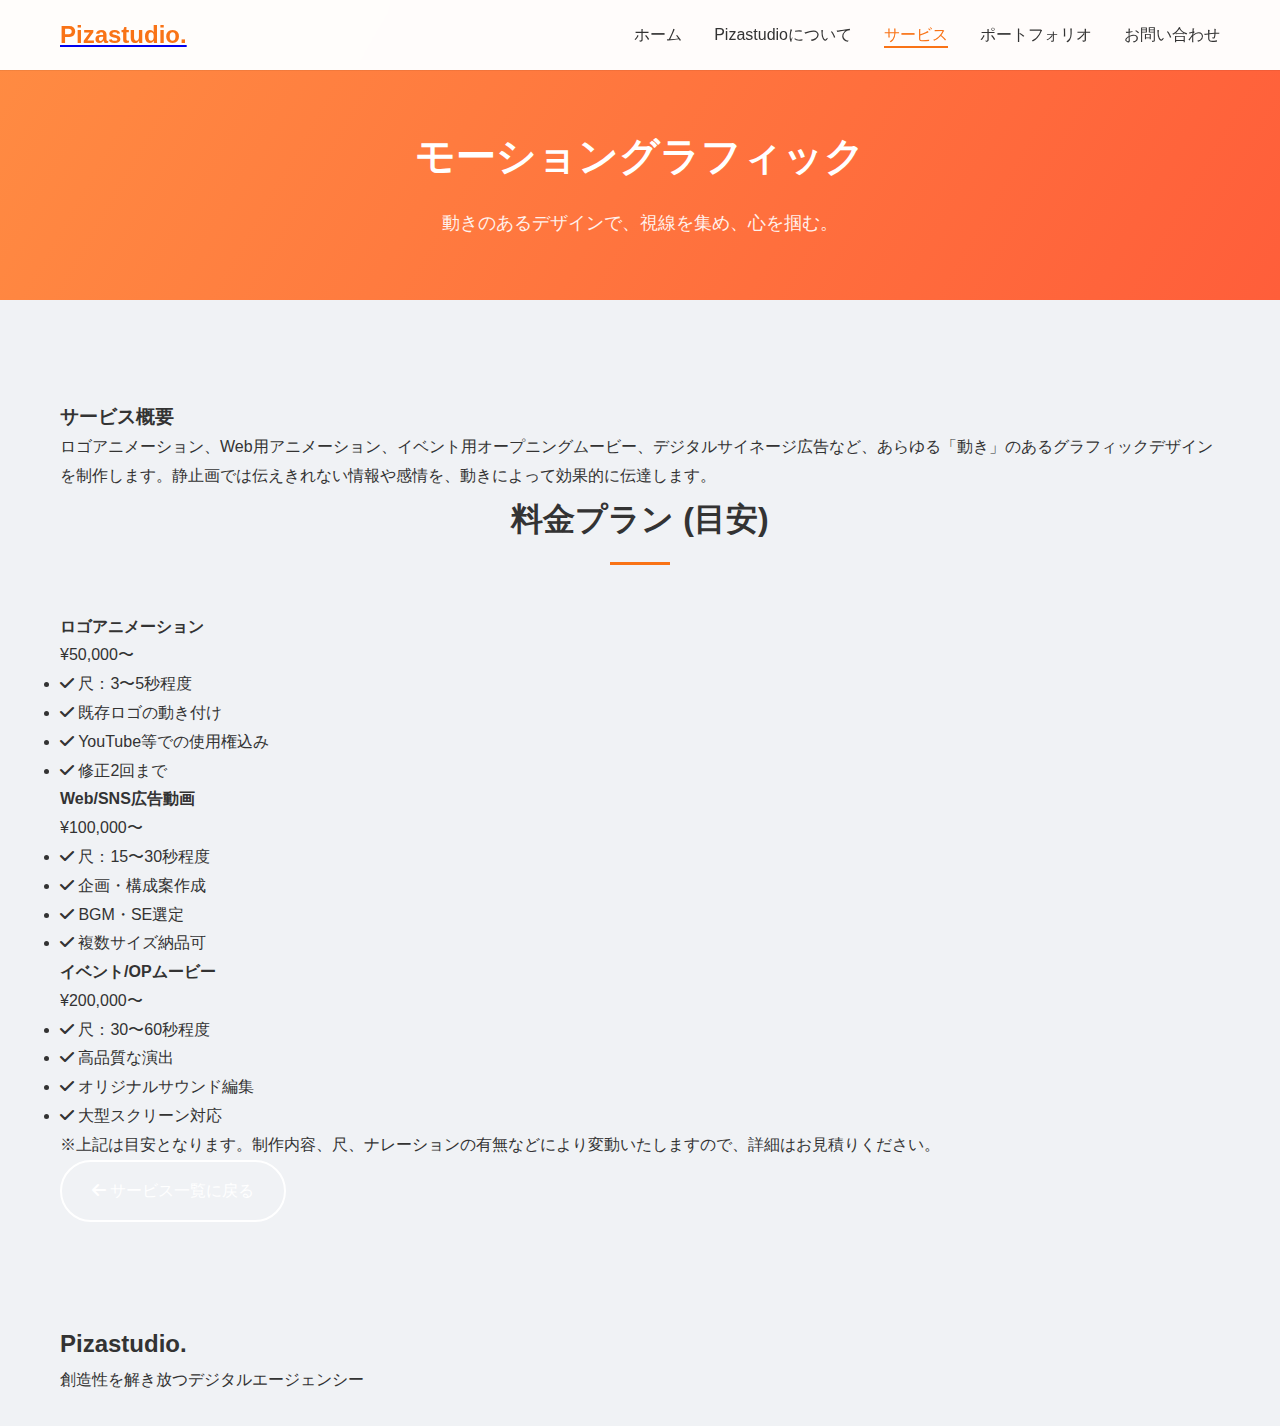
<file: pizastudio/service-motion.html>
<!DOCTYPE html>
<html lang="ja">

<head>
    <meta charset="UTF-8">
    <meta name="viewport" content="width=device-width, initial-scale=1.0">
    <title>モーショングラフィック | Pizastudio</title>
    <link rel="stylesheet" href="styles.css">
    <link rel="stylesheet" href="https://cdnjs.cloudflare.com/ajax/libs/font-awesome/6.0.0/css/all.min.css">
    <link href="https://fonts.googleapis.com/css2?family=Noto+Sans+JP:wght@400;500;700&display=swap" rel="stylesheet">
</head>

<body>
    <!-- ナビゲーション -->
    <nav class="navbar">
        <div class="container nav-container">
            <div class="nav-logo">
                <a href="index.html">
                    <h2>Pizastudio.</h2>
                </a>
            </div>
            <ul class="nav-menu">
                <li class="nav-item">
                    <a href="index.html" class="nav-link">ホーム</a>
                </li>
                <li class="nav-item">
                    <a href="about.html" class="nav-link">Pizastudioについて</a>
                </li>
                <li class="nav-item">
                    <a href="services.html" class="nav-link current">サービス</a>
                </li>
                <li class="nav-item">
                    <a href="portfolio.html" class="nav-link">ポートフォリオ</a>
                </li>
                <li class="nav-item">
                    <a href="contact.html" class="nav-link">お問い合わせ</a>
                </li>
            </ul>
            <div class="hamburger">
                <span class="bar"></span>
                <span class="bar"></span>
                <span class="bar"></span>
            </div>
        </div>
    </nav>

    <!-- ページヘッダー -->
    <section class="page-header-section">
        <div class="container">
            <div class="page-header-content">
                <h1>モーショングラフィック</h1>
                <p>動きのあるデザインで、視線を集め、心を掴む。</p>
            </div>
        </div>
    </section>

    <!-- 詳細コンテンツ -->
    <section class="service-detail-section">
        <div class="container">
            <div class="detail-content-block">
                <h3>サービス概要</h3>
                <p>ロゴアニメーション、Web用アニメーション、イベント用オープニングムービー、デジタルサイネージ広告など、あらゆる「動き」のあるグラフィックデザインを制作します。静止画では伝えきれない情報や感情を、動きによって効果的に伝達します。
                </p>
            </div>

            <!-- 料金プラン -->
            <div class="pricing-section">
                <h3 class="section-title-sub">料金プラン (目安)</h3>
                <div class="price-grid">
                    <div class="price-card">
                        <div class="price-header">
                            <h4>ロゴアニメーション</h4>
                            <p class="price">¥50,000〜</p>
                        </div>
                        <ul class="price-features">
                            <li><i class="fas fa-check"></i> 尺：3〜5秒程度</li>
                            <li><i class="fas fa-check"></i> 既存ロゴの動き付け</li>
                            <li><i class="fas fa-check"></i> YouTube等での使用権込み</li>
                            <li><i class="fas fa-check"></i> 修正2回まで</li>
                        </ul>
                    </div>
                    <div class="price-card">
                        <div class="price-header">
                            <h4>Web/SNS広告動画</h4>
                            <p class="price">¥100,000〜</p>
                        </div>
                        <ul class="price-features">
                            <li><i class="fas fa-check"></i> 尺：15〜30秒程度</li>
                            <li><i class="fas fa-check"></i> 企画・構成案作成</li>
                            <li><i class="fas fa-check"></i> BGM・SE選定</li>
                            <li><i class="fas fa-check"></i> 複数サイズ納品可</li>
                        </ul>
                    </div>
                    <div class="price-card">
                        <div class="price-header">
                            <h4>イベント/OPムービー</h4>
                            <p class="price">¥200,000〜</p>
                        </div>
                        <ul class="price-features">
                            <li><i class="fas fa-check"></i> 尺：30〜60秒程度</li>
                            <li><i class="fas fa-check"></i> 高品質な演出</li>
                            <li><i class="fas fa-check"></i> オリジナルサウンド編集</li>
                            <li><i class="fas fa-check"></i> 大型スクリーン対応</li>
                        </ul>
                    </div>
                </div>
                <p class="price-note">※上記は目安となります。制作内容、尺、ナレーションの有無などにより変動いたしますので、詳細はお見積りください。</p>
            </div>

            <div class="back-link">
                <a href="services.html" class="btn btn-secondary"><i class="fas fa-arrow-left"></i> サービス一覧に戻る</a>
            </div>
        </div>
    </section>

    <!-- フッター -->
    <footer>
        <div class="container">
            <div class="footer-content">
                <div class="footer-logo">
                    <h2>Pizastudio.</h2>
                    <p>創造性を解き放つデジタルエージェンシー</p>
                </div>
                <!-- リンクは既存のまま -->
            </div>
        </div>
    </footer>

    <script src="script.js"></script>
</body>

</html>
</file>
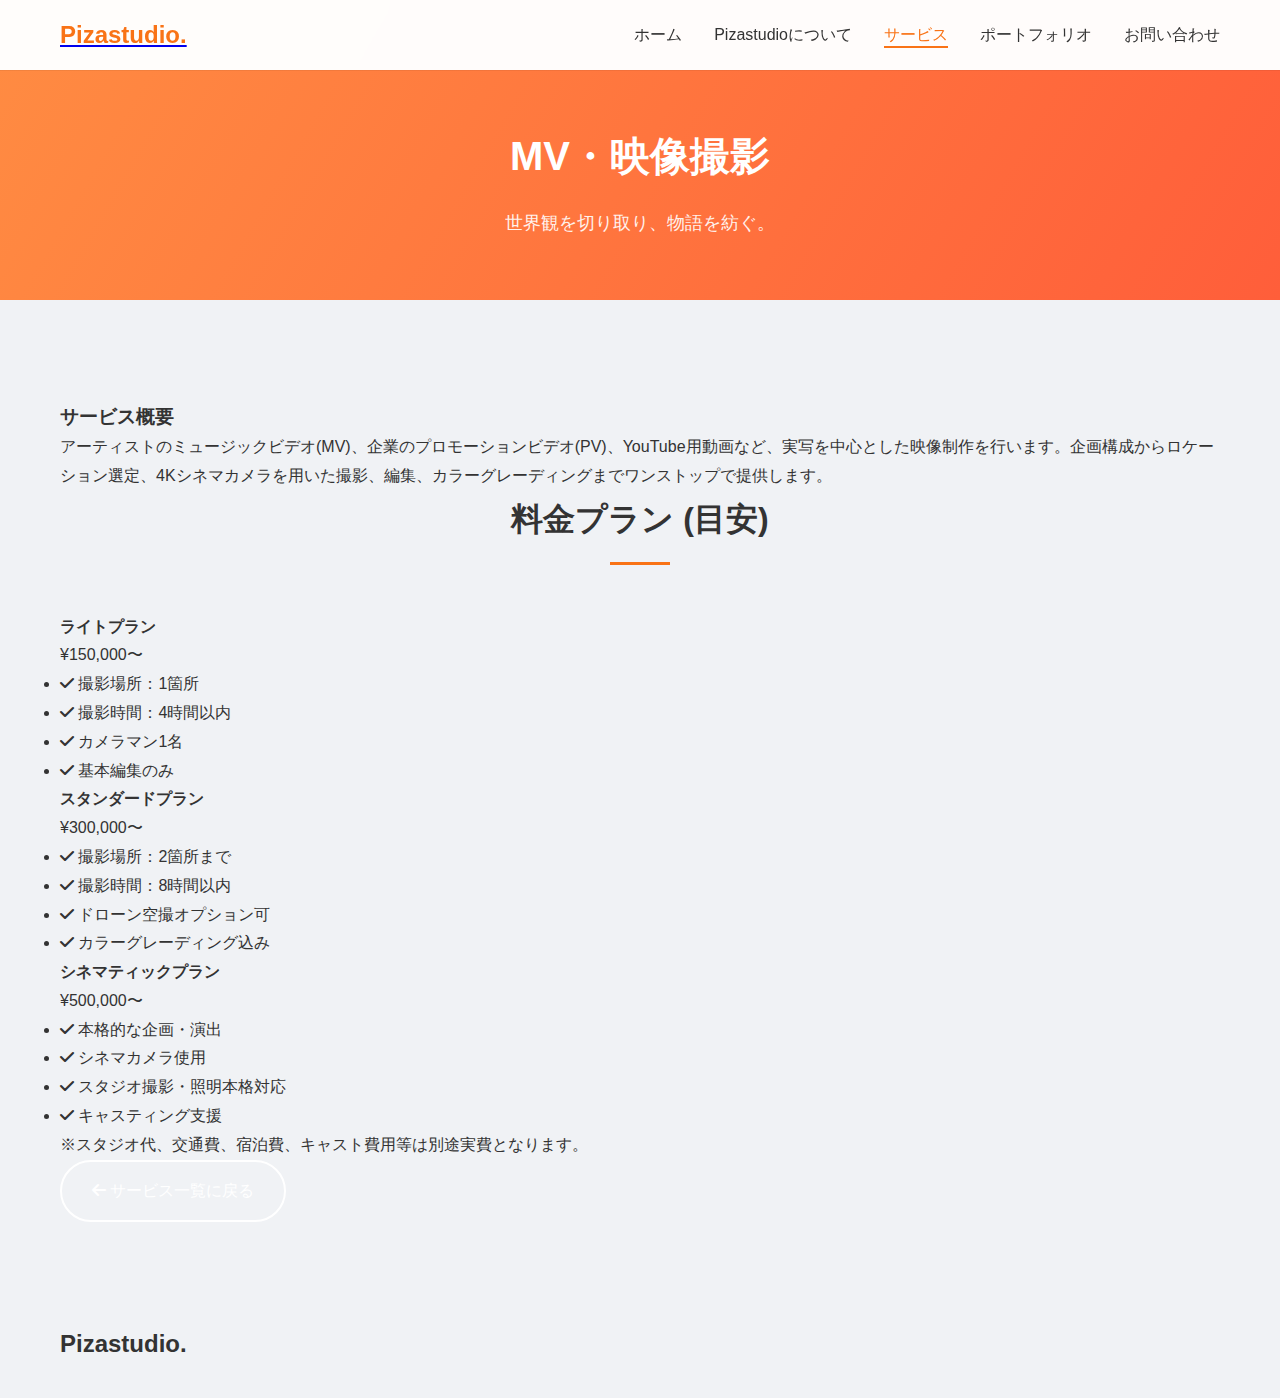
<file: pizastudio/service-mv.html>
<!DOCTYPE html>
<html lang="ja">

<head>
    <meta charset="UTF-8">
    <meta name="viewport" content="width=device-width, initial-scale=1.0">
    <title>MV・映像撮影 | Pizastudio</title>
    <link rel="stylesheet" href="styles.css">
    <link rel="stylesheet" href="https://cdnjs.cloudflare.com/ajax/libs/font-awesome/6.0.0/css/all.min.css">
    <link href="https://fonts.googleapis.com/css2?family=Noto+Sans+JP:wght@400;500;700&display=swap" rel="stylesheet">
</head>

<body>
    <nav class="navbar">
        <div class="container nav-container">
            <div class="nav-logo"><a href="index.html">
                    <h2>Pizastudio.</h2>
                </a></div>
            <ul class="nav-menu">
                <li class="nav-item"><a href="index.html" class="nav-link">ホーム</a></li>
                <li class="nav-item"><a href="about.html" class="nav-link">Pizastudioについて</a></li>
                <li class="nav-item"><a href="services.html" class="nav-link current">サービス</a></li>
                <li class="nav-item"><a href="portfolio.html" class="nav-link">ポートフォリオ</a></li>
                <li class="nav-item"><a href="contact.html" class="nav-link">お問い合わせ</a></li>
            </ul>
            <div class="hamburger"><span class="bar"></span><span class="bar"></span><span class="bar"></span></div>
        </div>
    </nav>

    <section class="page-header-section">
        <div class="container">
            <div class="page-header-content">
                <h1>MV・映像撮影</h1>
                <p>世界観を切り取り、物語を紡ぐ。</p>
            </div>
        </div>
    </section>

    <section class="service-detail-section">
        <div class="container">
            <div class="detail-content-block">
                <h3>サービス概要</h3>
                <p>アーティストのミュージックビデオ(MV)、企業のプロモーションビデオ(PV)、YouTube用動画など、実写を中心とした映像制作を行います。企画構成からロケーション選定、4Kシネマカメラを用いた撮影、編集、カラーグレーディングまでワンストップで提供します。
                </p>
            </div>

            <div class="pricing-section">
                <h3 class="section-title-sub">料金プラン (目安)</h3>
                <div class="price-grid">
                    <div class="price-card">
                        <div class="price-header">
                            <h4>ライトプラン</h4>
                            <p class="price">¥150,000〜</p>
                        </div>
                        <ul class="price-features">
                            <li><i class="fas fa-check"></i> 撮影場所：1箇所</li>
                            <li><i class="fas fa-check"></i> 撮影時間：4時間以内</li>
                            <li><i class="fas fa-check"></i> カメラマン1名</li>
                            <li><i class="fas fa-check"></i> 基本編集のみ</li>
                        </ul>
                    </div>
                    <div class="price-card">
                        <div class="price-header">
                            <h4>スタンダードプラン</h4>
                            <p class="price">¥300,000〜</p>
                        </div>
                        <ul class="price-features">
                            <li><i class="fas fa-check"></i> 撮影場所：2箇所まで</li>
                            <li><i class="fas fa-check"></i> 撮影時間：8時間以内</li>
                            <li><i class="fas fa-check"></i> ドローン空撮オプション可</li>
                            <li><i class="fas fa-check"></i> カラーグレーディング込み</li>
                        </ul>
                    </div>
                    <div class="price-card">
                        <div class="price-header">
                            <h4>シネマティックプラン</h4>
                            <p class="price">¥500,000〜</p>
                        </div>
                        <ul class="price-features">
                            <li><i class="fas fa-check"></i> 本格的な企画・演出</li>
                            <li><i class="fas fa-check"></i> シネマカメラ使用</li>
                            <li><i class="fas fa-check"></i> スタジオ撮影・照明本格対応</li>
                            <li><i class="fas fa-check"></i> キャスティング支援</li>
                        </ul>
                    </div>
                </div>
                <p class="price-note">※スタジオ代、交通費、宿泊費、キャスト費用等は別途実費となります。</p>
            </div>

            <div class="back-link">
                <a href="services.html" class="btn btn-secondary"><i class="fas fa-arrow-left"></i> サービス一覧に戻る</a>
            </div>
        </div>
    </section>

    <!-- Footer omitted using script.js or minimal footer logic in real app, but here inline for simplicity -->
    <footer>
        <div class="container">
            <div class="footer-content">
                <div class="footer-logo">
                    <h2>Pizastudio.</h2>
                </div>
            </div>
        </div>
    </footer>
    <script src="script.js"></script>
</body>

</html>
</file>
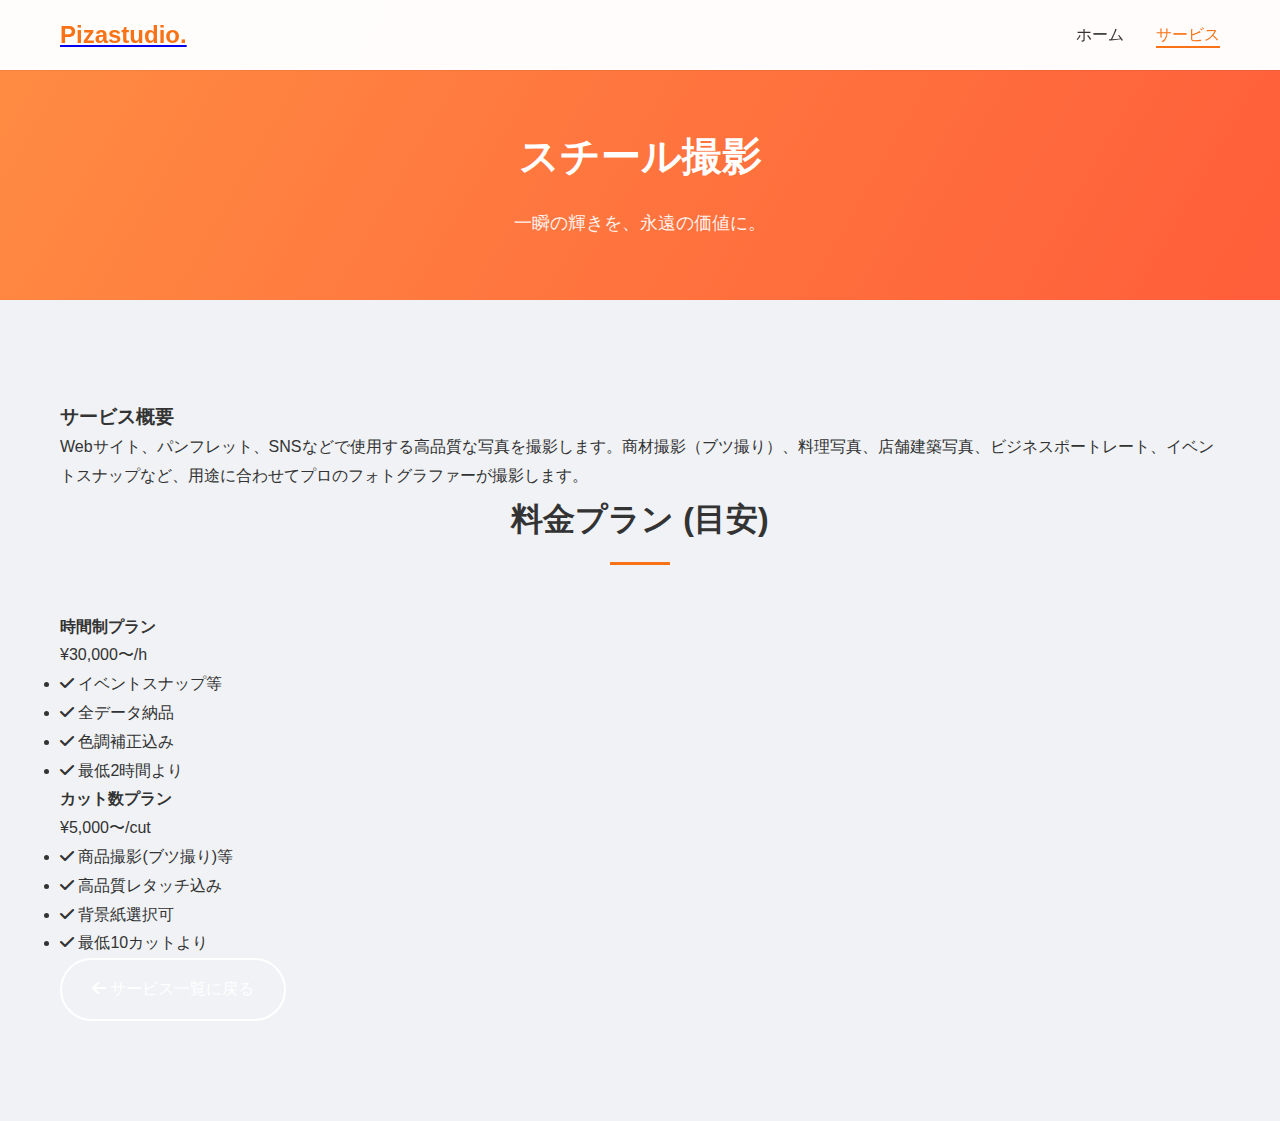
<file: pizastudio/service-photo.html>
<!DOCTYPE html>
<html lang="ja">

<head>
    <meta charset="UTF-8">
    <meta name="viewport" content="width=device-width, initial-scale=1.0">
    <title>スチール撮影 | Pizastudio</title>
    <link rel="stylesheet" href="styles.css">
    <link rel="stylesheet" href="https://cdnjs.cloudflare.com/ajax/libs/font-awesome/6.0.0/css/all.min.css">
    <link href="https://fonts.googleapis.com/css2?family=Noto+Sans+JP:wght@400;500;700&display=swap" rel="stylesheet">
</head>

<body>
    <nav class="navbar">
        <div class="container nav-container">
            <div class="nav-logo"><a href="index.html">
                    <h2>Pizastudio.</h2>
                </a></div>
            <ul class="nav-menu">
                <li class="nav-item"><a href="index.html" class="nav-link">ホーム</a></li>
                <li class="nav-item"><a href="services.html" class="nav-link current">サービス</a></li>
                <!-- Other links -->
            </ul>
            <div class="hamburger"><span class="bar"></span><span class="bar"></span><span class="bar"></span></div>
        </div>
    </nav>

    <section class="page-header-section">
        <div class="container">
            <div class="page-header-content">
                <h1>スチール撮影</h1>
                <p>一瞬の輝きを、永遠の価値に。</p>
            </div>
        </div>
    </section>

    <section class="service-detail-section">
        <div class="container">
            <div class="detail-content-block">
                <h3>サービス概要</h3>
                <p>Webサイト、パンフレット、SNSなどで使用する高品質な写真を撮影します。商材撮影（ブツ撮り）、料理写真、店舗建築写真、ビジネスポートレート、イベントスナップなど、用途に合わせてプロのフォトグラファーが撮影します。
                </p>
            </div>

            <div class="pricing-section">
                <h3 class="section-title-sub">料金プラン (目安)</h3>
                <div class="price-grid">
                    <div class="price-card">
                        <div class="price-header">
                            <h4>時間制プラン</h4>
                            <p class="price">¥30,000〜/h</p>
                        </div>
                        <ul class="price-features">
                            <li><i class="fas fa-check"></i> イベントスナップ等</li>
                            <li><i class="fas fa-check"></i> 全データ納品</li>
                            <li><i class="fas fa-check"></i> 色調補正込み</li>
                            <li><i class="fas fa-check"></i> 最低2時間より</li>
                        </ul>
                    </div>
                    <div class="price-card">
                        <div class="price-header">
                            <h4>カット数プラン</h4>
                            <p class="price">¥5,000〜/cut</p>
                        </div>
                        <ul class="price-features">
                            <li><i class="fas fa-check"></i> 商品撮影(ブツ撮り)等</li>
                            <li><i class="fas fa-check"></i> 高品質レタッチ込み</li>
                            <li><i class="fas fa-check"></i> 背景紙選択可</li>
                            <li><i class="fas fa-check"></i> 最低10カットより</li>
                        </ul>
                    </div>
                </div>
            </div>

            <div class="back-link">
                <a href="services.html" class="btn btn-secondary"><i class="fas fa-arrow-left"></i> サービス一覧に戻る</a>
            </div>
        </div>
    </section>

    <script src="script.js"></script>
</body>

</html>
</file>
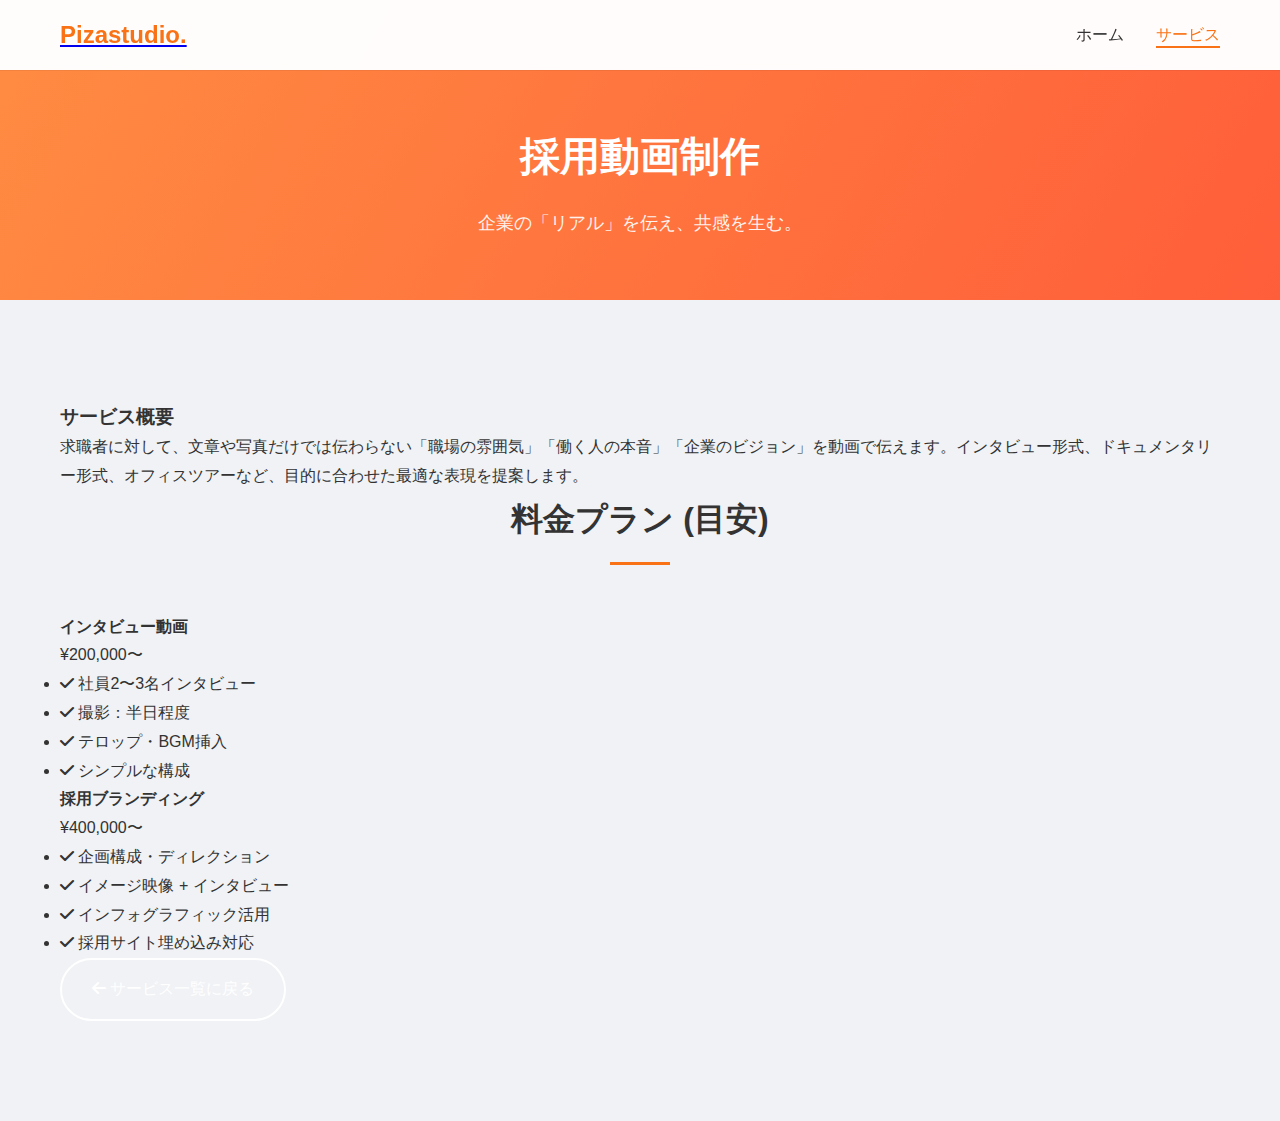
<file: pizastudio/service-recruit.html>
<!DOCTYPE html>
<html lang="ja">

<head>
    <meta charset="UTF-8">
    <meta name="viewport" content="width=device-width, initial-scale=1.0">
    <title>採用動画制作 | Pizastudio</title>
    <link rel="stylesheet" href="styles.css">
    <link rel="stylesheet" href="https://cdnjs.cloudflare.com/ajax/libs/font-awesome/6.0.0/css/all.min.css">
    <link href="https://fonts.googleapis.com/css2?family=Noto+Sans+JP:wght@400;500;700&display=swap" rel="stylesheet">
</head>

<body>
    <nav class="navbar">
        <div class="container nav-container">
            <div class="nav-logo"><a href="index.html">
                    <h2>Pizastudio.</h2>
                </a></div>
            <ul class="nav-menu">
                <li class="nav-item"><a href="index.html" class="nav-link">ホーム</a></li>
                <li class="nav-item"><a href="services.html" class="nav-link current">サービス</a></li>
                <!-- Other links -->
            </ul>
            <div class="hamburger"><span class="bar"></span><span class="bar"></span><span class="bar"></span></div>
        </div>
    </nav>

    <section class="page-header-section">
        <div class="container">
            <div class="page-header-content">
                <h1>採用動画制作</h1>
                <p>企業の「リアル」を伝え、共感を生む。</p>
            </div>
        </div>
    </section>

    <section class="service-detail-section">
        <div class="container">
            <div class="detail-content-block">
                <h3>サービス概要</h3>
                <p>求職者に対して、文章や写真だけでは伝わらない「職場の雰囲気」「働く人の本音」「企業のビジョン」を動画で伝えます。インタビュー形式、ドキュメンタリー形式、オフィスツアーなど、目的に合わせた最適な表現を提案します。
                </p>
            </div>

            <div class="pricing-section">
                <h3 class="section-title-sub">料金プラン (目安)</h3>
                <div class="price-grid">
                    <div class="price-card">
                        <div class="price-header">
                            <h4>インタビュー動画</h4>
                            <p class="price">¥200,000〜</p>
                        </div>
                        <ul class="price-features">
                            <li><i class="fas fa-check"></i> 社員2〜3名インタビュー</li>
                            <li><i class="fas fa-check"></i> 撮影：半日程度</li>
                            <li><i class="fas fa-check"></i> テロップ・BGM挿入</li>
                            <li><i class="fas fa-check"></i> シンプルな構成</li>
                        </ul>
                    </div>
                    <div class="price-card">
                        <div class="price-header">
                            <h4>採用ブランディング</h4>
                            <p class="price">¥400,000〜</p>
                        </div>
                        <ul class="price-features">
                            <li><i class="fas fa-check"></i> 企画構成・ディレクション</li>
                            <li><i class="fas fa-check"></i> イメージ映像 + インタビュー</li>
                            <li><i class="fas fa-check"></i> インフォグラフィック活用</li>
                            <li><i class="fas fa-check"></i> 採用サイト埋め込み対応</li>
                        </ul>
                    </div>
                </div>
            </div>

            <div class="back-link">
                <a href="services.html" class="btn btn-secondary"><i class="fas fa-arrow-left"></i> サービス一覧に戻る</a>
            </div>
        </div>
    </section>

    <script src="script.js"></script>
</body>

</html>
</file>
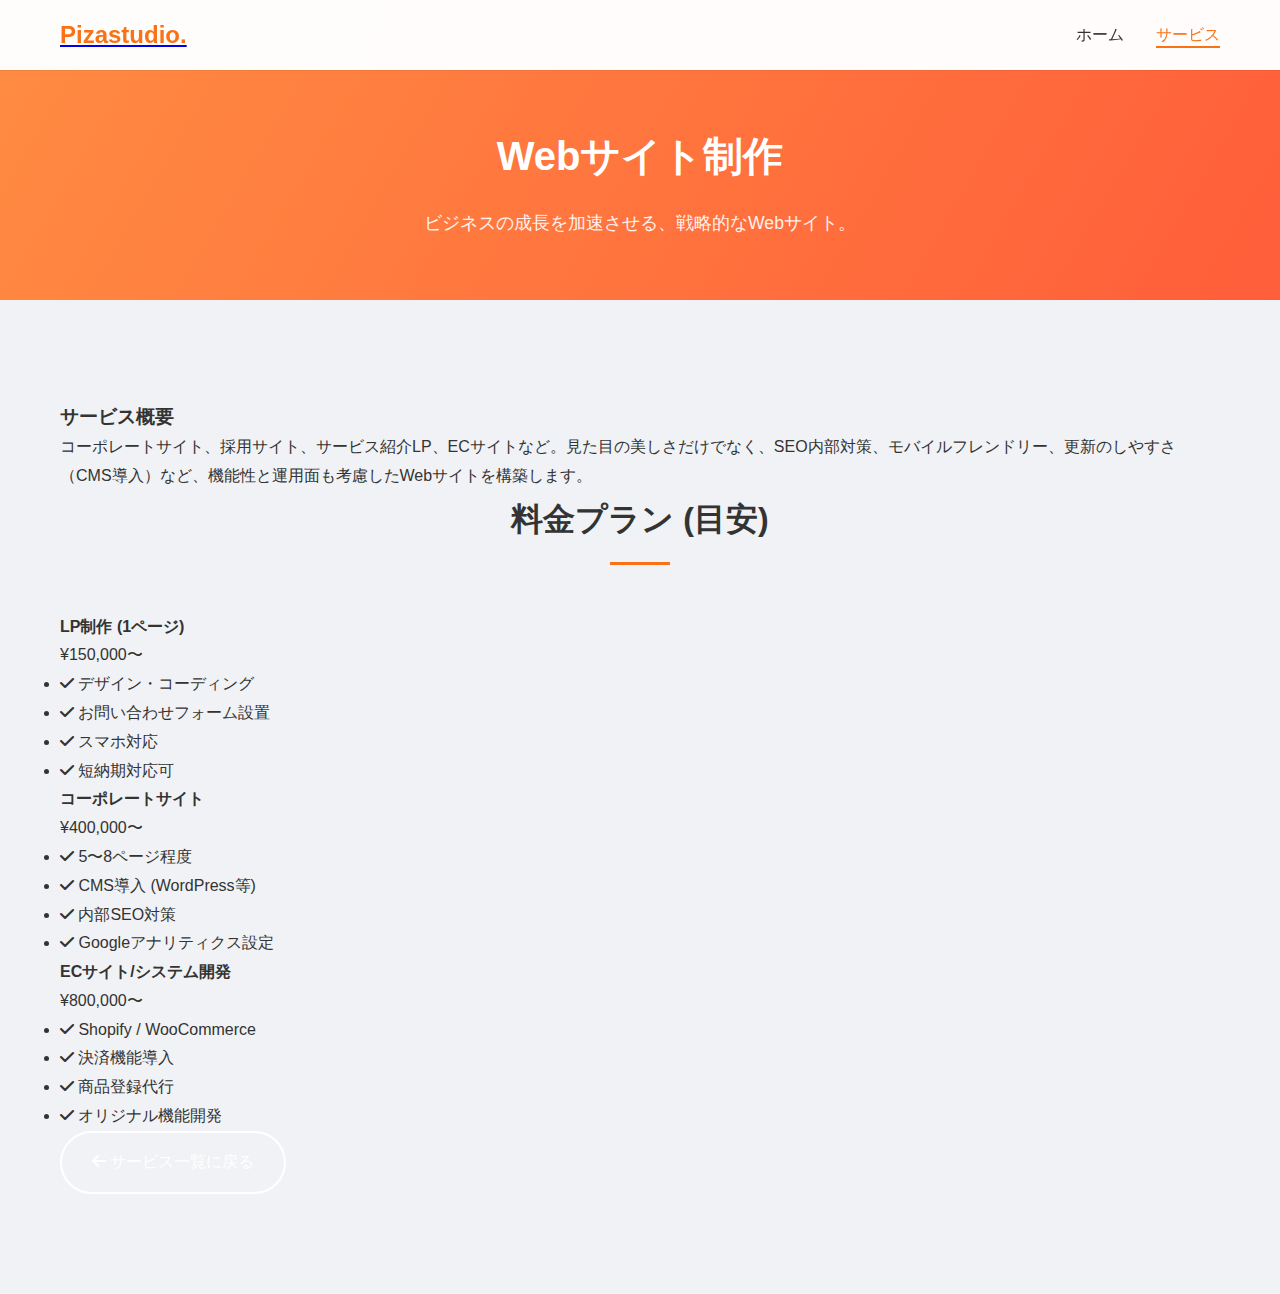
<file: pizastudio/service-web.html>
<!DOCTYPE html>
<html lang="ja">

<head>
    <meta charset="UTF-8">
    <meta name="viewport" content="width=device-width, initial-scale=1.0">
    <title>Webサイト制作 | Pizastudio</title>
    <link rel="stylesheet" href="styles.css">
    <link rel="stylesheet" href="https://cdnjs.cloudflare.com/ajax/libs/font-awesome/6.0.0/css/all.min.css">
    <link href="https://fonts.googleapis.com/css2?family=Noto+Sans+JP:wght@400;500;700&display=swap" rel="stylesheet">
</head>

<body>
    <nav class="navbar">
        <div class="container nav-container">
            <div class="nav-logo"><a href="index.html">
                    <h2>Pizastudio.</h2>
                </a></div>
            <ul class="nav-menu">
                <li class="nav-item"><a href="index.html" class="nav-link">ホーム</a></li>
                <li class="nav-item"><a href="services.html" class="nav-link current">サービス</a></li>
                <!-- Other links -->
            </ul>
            <div class="hamburger"><span class="bar"></span><span class="bar"></span><span class="bar"></span></div>
        </div>
    </nav>

    <section class="page-header-section">
        <div class="container">
            <div class="page-header-content">
                <h1>Webサイト制作</h1>
                <p>ビジネスの成長を加速させる、戦略的なWebサイト。</p>
            </div>
        </div>
    </section>

    <section class="service-detail-section">
        <div class="container">
            <div class="detail-content-block">
                <h3>サービス概要</h3>
                <p>コーポレートサイト、採用サイト、サービス紹介LP、ECサイトなど。見た目の美しさだけでなく、SEO内部対策、モバイルフレンドリー、更新のしやすさ（CMS導入）など、機能性と運用面も考慮したWebサイトを構築します。
                </p>
            </div>

            <div class="pricing-section">
                <h3 class="section-title-sub">料金プラン (目安)</h3>
                <div class="price-grid">
                    <div class="price-card">
                        <div class="price-header">
                            <h4>LP制作 (1ページ)</h4>
                            <p class="price">¥150,000〜</p>
                        </div>
                        <ul class="price-features">
                            <li><i class="fas fa-check"></i> デザイン・コーディング</li>
                            <li><i class="fas fa-check"></i> お問い合わせフォーム設置</li>
                            <li><i class="fas fa-check"></i> スマホ対応</li>
                            <li><i class="fas fa-check"></i> 短納期対応可</li>
                        </ul>
                    </div>
                    <div class="price-card">
                        <div class="price-header">
                            <h4>コーポレートサイト</h4>
                            <p class="price">¥400,000〜</p>
                        </div>
                        <ul class="price-features">
                            <li><i class="fas fa-check"></i> 5〜8ページ程度</li>
                            <li><i class="fas fa-check"></i> CMS導入 (WordPress等)</li>
                            <li><i class="fas fa-check"></i> 内部SEO対策</li>
                            <li><i class="fas fa-check"></i> Googleアナリティクス設定</li>
                        </ul>
                    </div>
                    <div class="price-card">
                        <div class="price-header">
                            <h4>ECサイト/システム開発</h4>
                            <p class="price">¥800,000〜</p>
                        </div>
                        <ul class="price-features">
                            <li><i class="fas fa-check"></i> Shopify / WooCommerce</li>
                            <li><i class="fas fa-check"></i> 決済機能導入</li>
                            <li><i class="fas fa-check"></i> 商品登録代行</li>
                            <li><i class="fas fa-check"></i> オリジナル機能開発</li>
                        </ul>
                    </div>
                </div>
            </div>

            <div class="back-link">
                <a href="services.html" class="btn btn-secondary"><i class="fas fa-arrow-left"></i> サービス一覧に戻る</a>
            </div>
        </div>
    </section>

    <script src="script.js"></script>
</body>

</html>
</file>
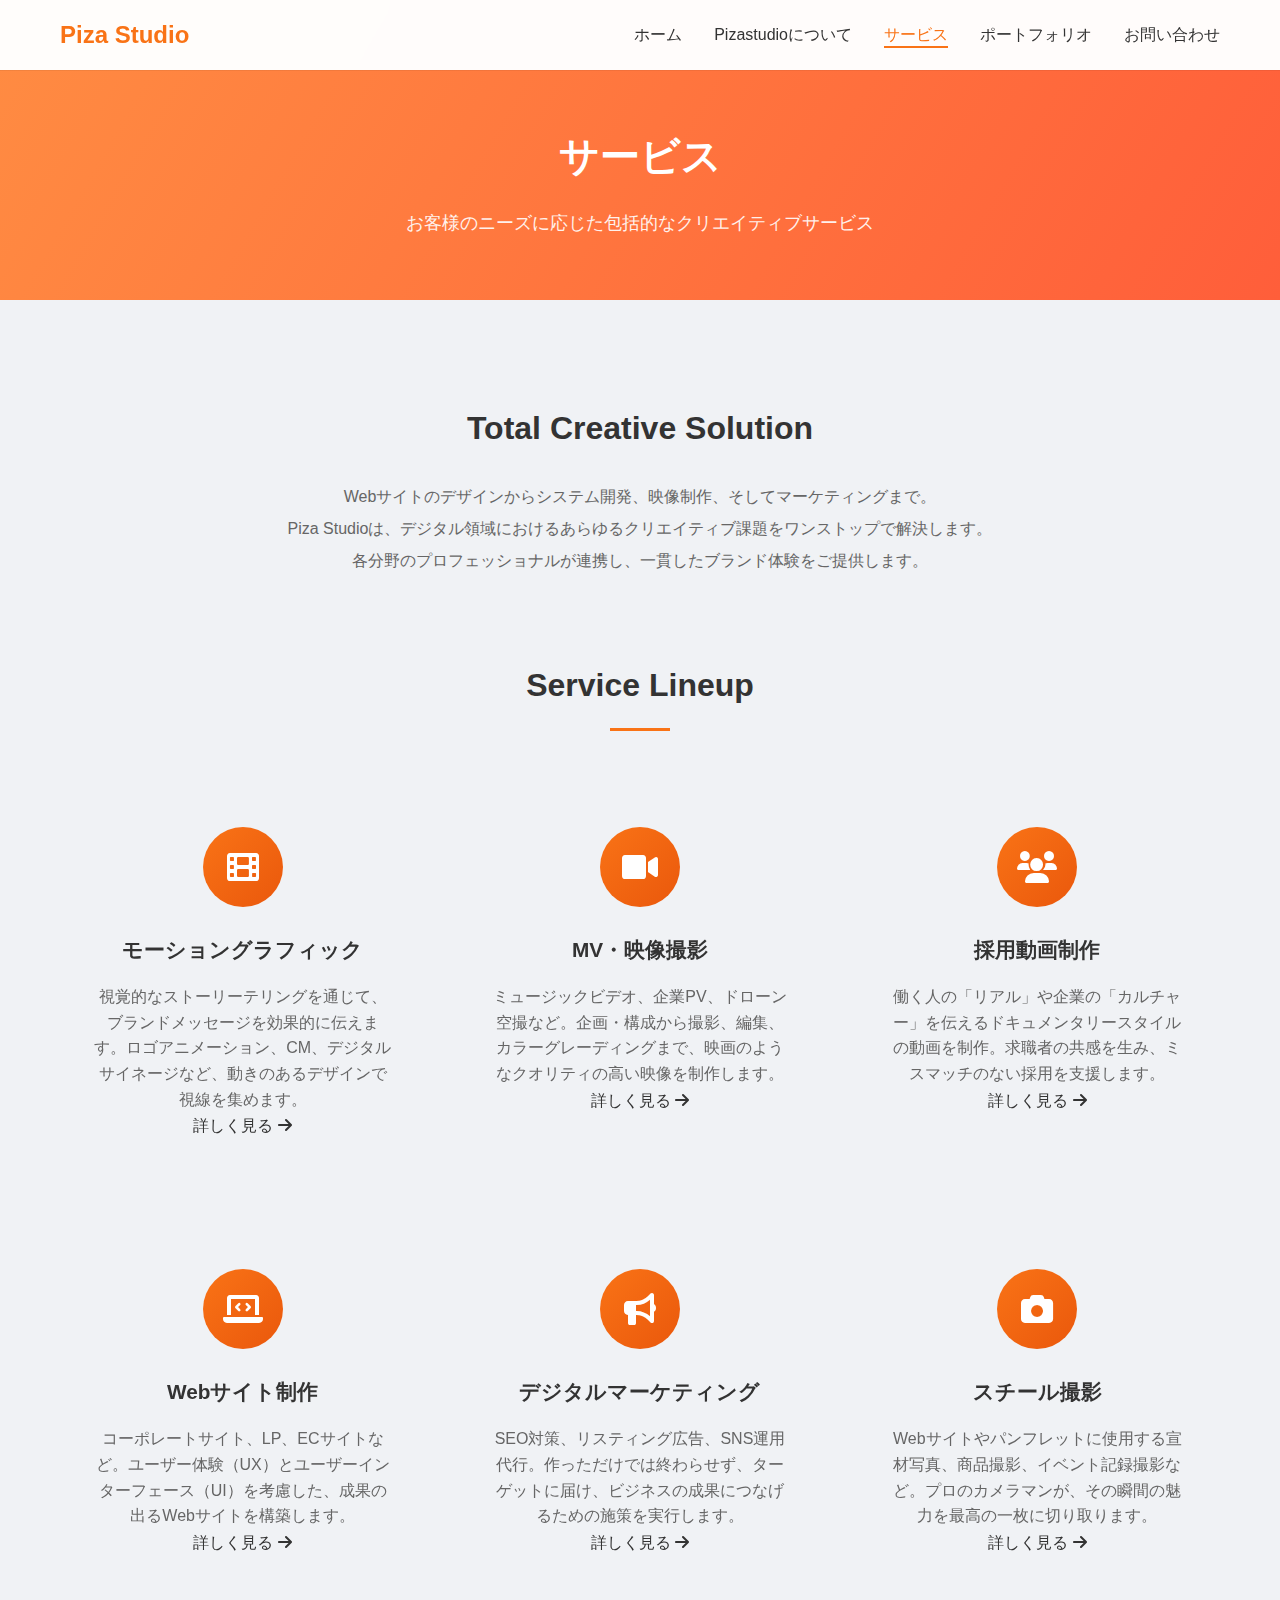
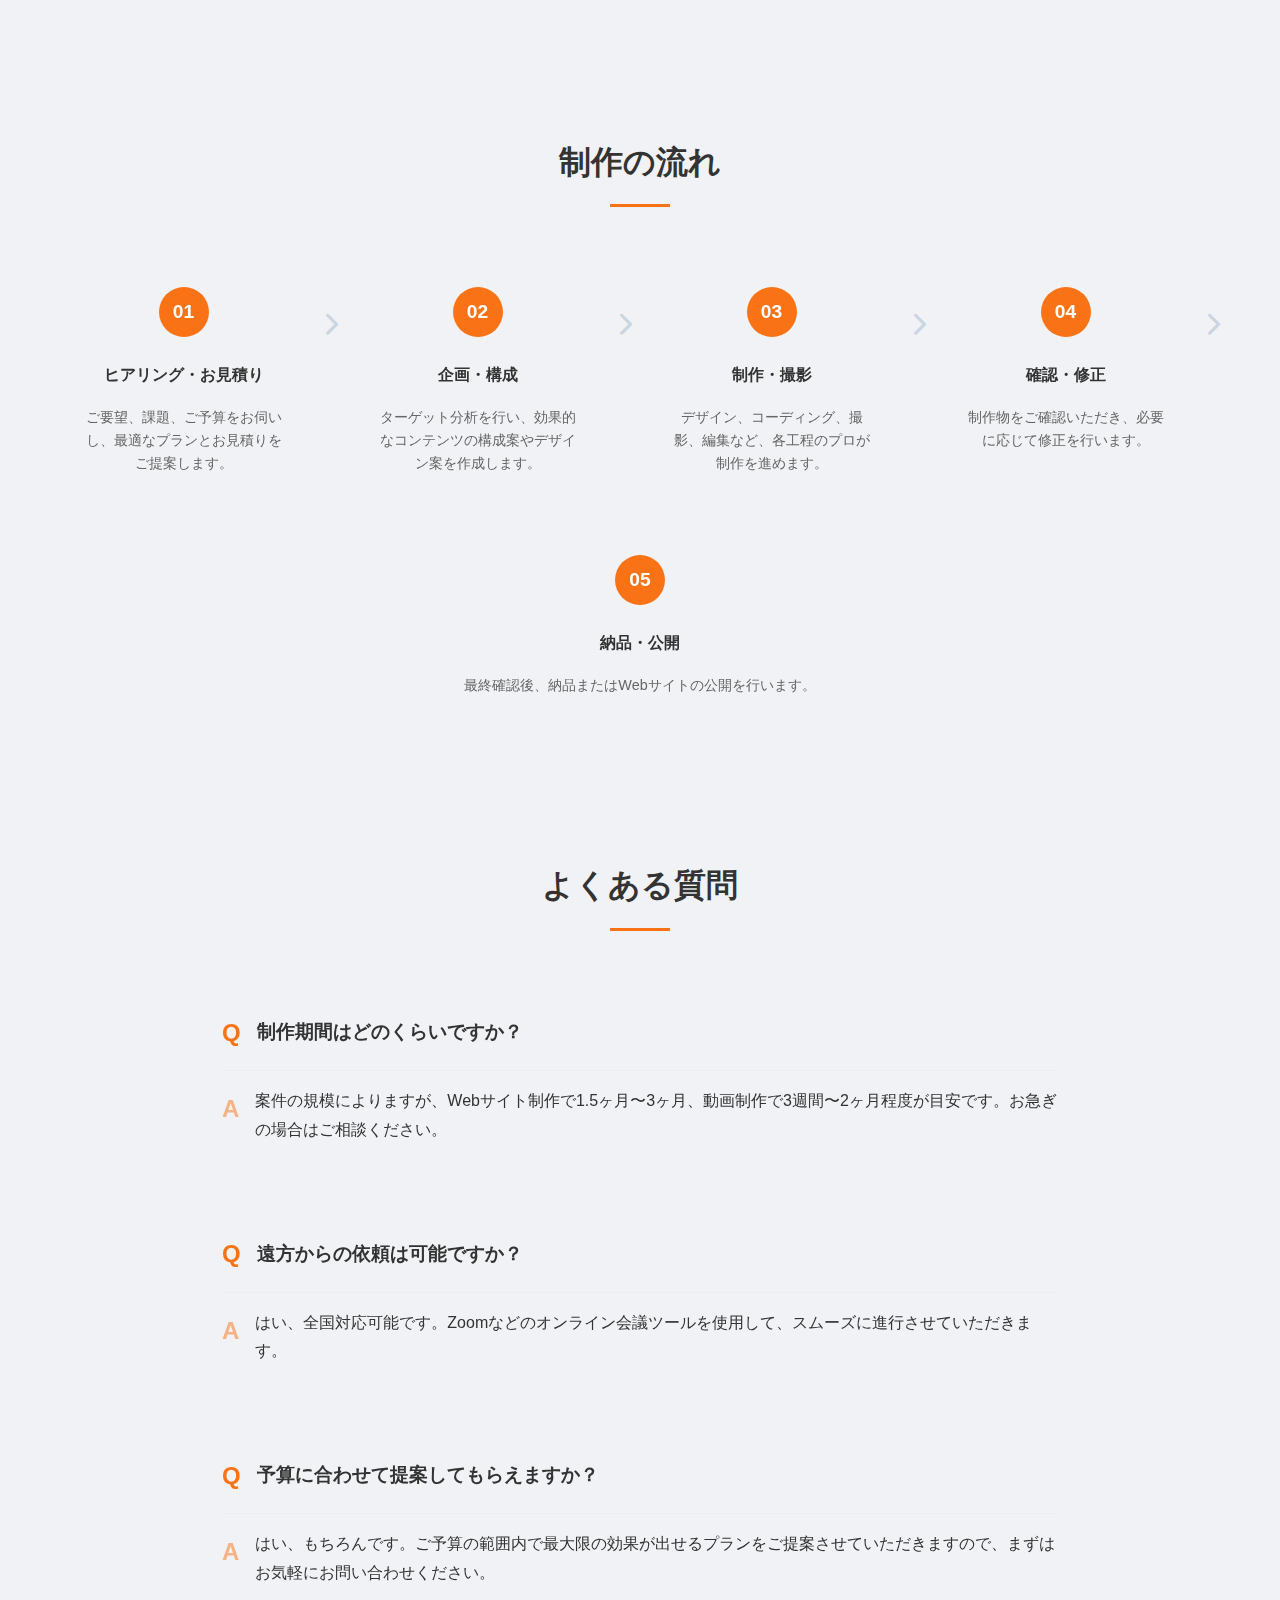
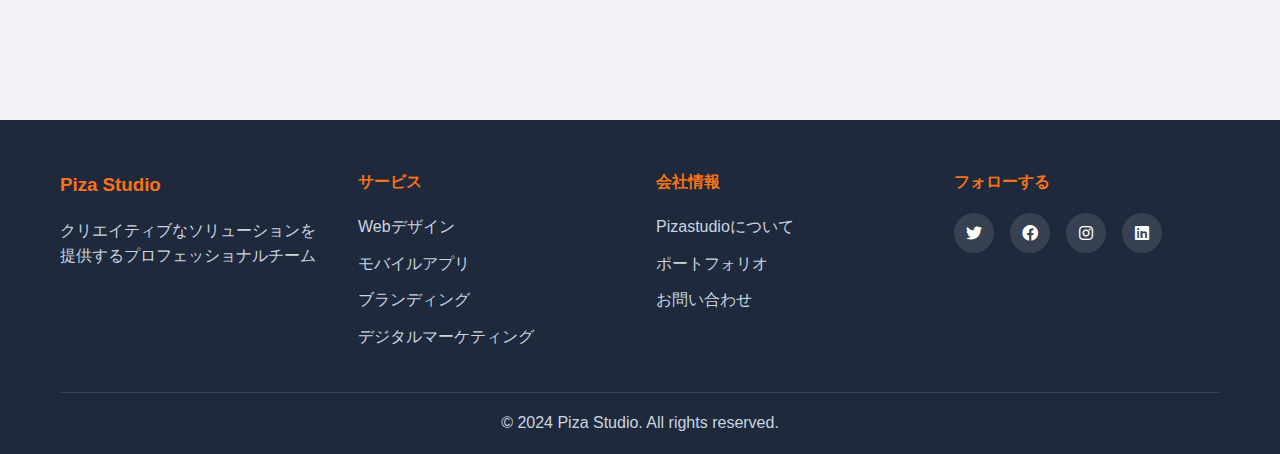
<file: pizastudio/services.html>
<!DOCTYPE html>
<html lang="ja">

<head>
    <meta charset="UTF-8">
    <meta name="viewport" content="width=device-width, initial-scale=1.0">
    <title>サービス - Piza Studio</title>
    <link rel="stylesheet" href="styles.css">
    <link href="https://fonts.googleapis.com/css2?family=Noto+Sans+JP:wght@300;400;500;700&display=swap"
        rel="stylesheet">
    <link rel="stylesheet" href="https://cdnjs.cloudflare.com/ajax/libs/font-awesome/6.0.0/css/all.min.css">
</head>

<body>
    <!-- ナビゲーション -->
    <nav class="navbar">
        <div class="nav-container">
            <div class="nav-logo">
                <a href="index.html" style="text-decoration: none;">
                    <h2>Piza Studio</h2>
                </a>
            </div>
            <ul class="nav-menu">
                <li class="nav-item">
                    <a href="index.html" class="nav-link">ホーム</a>
                </li>
                <li class="nav-item">
                    <a href="about.html" class="nav-link">Pizastudioについて</a>
                </li>
                <li class="nav-item">
                    <a href="services.html" class="nav-link current">サービス</a>
                </li>
                <li class="nav-item">
                    <a href="portfolio.html" class="nav-link">ポートフォリオ</a>
                </li>
                <li class="nav-item">
                    <a href="contact.html" class="nav-link">お問い合わせ</a>
                </li>
            </ul>
            <div class="hamburger" role="button" aria-label="メニューを開く">
                <span class="bar"></span>
                <span class="bar"></span>
                <span class="bar"></span>
            </div>
        </div>
    </nav>

    <!-- ページヘッダー -->
    <section class="page-header-section">
        <div class="container">
            <div class="page-header-content">
                <h1>サービス</h1>
                <p>お客様のニーズに応じた包括的なクリエイティブサービス</p>
            </div>
        </div>
    </section>

    <!-- サービス -->
    <section class="services">
        <div class="container">
            <div class="services-intro" style="text-align: center; max-width: 800px; margin: 0 auto 5rem;">
                <h3 style="font-size: 2rem; margin-bottom: 1.5rem;">Total Creative Solution</h3>
                <p style="color: #666; line-height: 2;">Webサイトのデザインからシステム開発、映像制作、そしてマーケティングまで。<br>Piza
                    Studioは、デジタル領域におけるあらゆるクリエイティブ課題をワンストップで解決します。<br>各分野のプロフェッショナルが連携し、一貫したブランド体験をご提供します。</p>
            </div>

            <h2 class="section-title-sub">Service Lineup</h2>
            <div class="services-grid">
                <a href="service-motion.html" class="service-card-link">
                    <div class="service-card">
                        <div class="service-icon">
                            <i class="fas fa-film"></i>
                        </div>
                        <h3>モーショングラフィック</h3>
                        <p>視覚的なストーリーテリングを通じて、ブランドメッセージを効果的に伝えます。ロゴアニメーション、CM、デジタルサイネージなど、動きのあるデザインで視線を集めます。</p>
                        <span class="read-more">詳しく見る <i class="fas fa-arrow-right"></i></span>
                    </div>
                </a>
                <a href="service-mv.html" class="service-card-link">
                    <div class="service-card">
                        <div class="service-icon">
                            <i class="fas fa-video"></i>
                        </div>
                        <h3>MV・映像撮影</h3>
                        <p>ミュージックビデオ、企業PV、ドローン空撮など。企画・構成から撮影、編集、カラーグレーディングまで、映画のようなクオリティの高い映像を制作します。</p>
                        <span class="read-more">詳しく見る <i class="fas fa-arrow-right"></i></span>
                    </div>
                </a>
                <a href="service-recruit.html" class="service-card-link">
                    <div class="service-card">
                        <div class="service-icon">
                            <i class="fas fa-users"></i>
                        </div>
                        <h3>採用動画制作</h3>
                        <p>働く人の「リアル」や企業の「カルチャー」を伝えるドキュメンタリースタイルの動画を制作。求職者の共感を生み、ミスマッチのない採用を支援します。</p>
                        <span class="read-more">詳しく見る <i class="fas fa-arrow-right"></i></span>
                    </div>
                </a>
                <a href="service-web.html" class="service-card-link">
                    <div class="service-card">
                        <div class="service-icon">
                            <i class="fas fa-laptop-code"></i>
                        </div>
                        <h3>Webサイト制作</h3>
                        <p>コーポレートサイト、LP、ECサイトなど。ユーザー体験（UX）とユーザーインターフェース（UI）を考慮した、成果の出るWebサイトを構築します。</p>
                        <span class="read-more">詳しく見る <i class="fas fa-arrow-right"></i></span>
                    </div>
                </a>
                <a href="service-marketing.html" class="service-card-link">
                    <div class="service-card">
                        <div class="service-icon">
                            <i class="fas fa-bullhorn"></i>
                        </div>
                        <h3>デジタルマーケティング</h3>
                        <p>SEO対策、リスティング広告、SNS運用代行。作っただけでは終わらせず、ターゲットに届け、ビジネスの成果につなげるための施策を実行します。</p>
                        <span class="read-more">詳しく見る <i class="fas fa-arrow-right"></i></span>
                    </div>
                </a>
                <a href="service-photo.html" class="service-card-link">
                    <div class="service-card">
                        <div class="service-icon">
                            <i class="fas fa-camera"></i>
                        </div>
                        <h3>スチール撮影</h3>
                        <p>Webサイトやパンフレットに使用する宣材写真、商品撮影、イベント記録撮影など。プロのカメラマンが、その瞬間の魅力を最高の一枚に切り取ります。</p>
                        <span class="read-more">詳しく見る <i class="fas fa-arrow-right"></i></span>
                    </div>
                </a>
            </div>

            <!-- 制作の流れ -->
            <div class="workflow-section" style="margin-top: 8rem;">
                <h2 class="section-title-sub">制作の流れ</h2>
                <div class="workflow-steps">
                    <div class="step-item">
                        <div class="step-number">01</div>
                        <h4>ヒアリング・お見積り</h4>
                        <p>ご要望、課題、ご予算をお伺いし、最適なプランとお見積りをご提案します。</p>
                    </div>
                    <div class="step-arrow"><i class="fas fa-chevron-right"></i></div>
                    <div class="step-item">
                        <div class="step-number">02</div>
                        <h4>企画・構成</h4>
                        <p>ターゲット分析を行い、効果的なコンテンツの構成案やデザイン案を作成します。</p>
                    </div>
                    <div class="step-arrow"><i class="fas fa-chevron-right"></i></div>
                    <div class="step-item">
                        <div class="step-number">03</div>
                        <h4>制作・撮影</h4>
                        <p>デザイン、コーディング、撮影、編集など、各工程のプロが制作を進めます。</p>
                    </div>
                    <div class="step-arrow"><i class="fas fa-chevron-right"></i></div>
                    <div class="step-item">
                        <div class="step-number">04</div>
                        <h4>確認・修正</h4>
                        <p>制作物をご確認いただき、必要に応じて修正を行います。</p>
                    </div>
                    <div class="step-arrow"><i class="fas fa-chevron-right"></i></div>
                    <div class="step-item">
                        <div class="step-number">05</div>
                        <h4>納品・公開</h4>
                        <p>最終確認後、納品またはWebサイトの公開を行います。</p>
                    </div>
                </div>
            </div>

            <!-- よくある質問 -->
            <div class="faq-section" style="margin-top: 8rem; max-width: 900px; margin-left: auto; margin-right: auto;">
                <h2 class="section-title-sub">よくある質問</h2>
                <div class="faq-list">
                    <div class="faq-item">
                        <div class="faq-question">
                            <span>Q</span>
                            <h4>制作期間はどのくらいですか？</h4>
                        </div>
                        <div class="faq-answer">
                            <span>A</span>
                            <p>案件の規模によりますが、Webサイト制作で1.5ヶ月〜3ヶ月、動画制作で3週間〜2ヶ月程度が目安です。お急ぎの場合はご相談ください。</p>
                        </div>
                    </div>
                    <div class="faq-item">
                        <div class="faq-question">
                            <span>Q</span>
                            <h4>遠方からの依頼は可能ですか？</h4>
                        </div>
                        <div class="faq-answer">
                            <span>A</span>
                            <p>はい、全国対応可能です。Zoomなどのオンライン会議ツールを使用して、スムーズに進行させていただきます。</p>
                        </div>
                    </div>
                    <div class="faq-item">
                        <div class="faq-question">
                            <span>Q</span>
                            <h4>予算に合わせて提案してもらえますか？</h4>
                        </div>
                        <div class="faq-answer">
                            <span>A</span>
                            <p>はい、もちろんです。ご予算の範囲内で最大限の効果が出せるプランをご提案させていただきますので、まずはお気軽にお問い合わせください。</p>
                        </div>
                    </div>
                </div>
            </div>
        </div>
    </section>

    <!-- フッター -->
    <footer class="footer">
        <div class="container">
            <div class="footer-content">
                <div class="footer-section">
                    <h3>Piza Studio</h3>
                    <p>クリエイティブなソリューションを提供するプロフェッショナルチーム</p>
                </div>
                <div class="footer-section">
                    <h4>サービス</h4>
                    <ul>
                        <li><a href="services.html">Webデザイン</a></li>
                        <li><a href="services.html">モバイルアプリ</a></li>
                        <li><a href="services.html">ブランディング</a></li>
                        <li><a href="services.html">デジタルマーケティング</a></li>
                    </ul>
                </div>
                <div class="footer-section">
                    <h4>会社情報</h4>
                    <ul>
                        <li><a href="about.html">Pizastudioについて</a></li>
                        <li><a href="portfolio.html">ポートフォリオ</a></li>
                        <li><a href="contact.html">お問い合わせ</a></li>
                    </ul>
                </div>
                <div class="footer-section">
                    <h4>フォローする</h4>
                    <div class="social-links">
                        <a href="#" aria-label="Twitter"><i class="fab fa-twitter"></i></a>
                        <a href="#" aria-label="Facebook"><i class="fab fa-facebook"></i></a>
                        <a href="#" aria-label="Instagram"><i class="fab fa-instagram"></i></a>
                        <a href="#" aria-label="LinkedIn"><i class="fab fa-linkedin"></i></a>
                    </div>
                </div>
            </div>
            <div class="footer-bottom">
                <p>&copy; 2024 Piza Studio. All rights reserved.</p>
            </div>
        </div>
    </footer>

    <script src="script.js"></script>
</body>

</html>
</file>
<file: pizastudio/styles.css>
/* リセットCSS */
* {
    margin: 0;
    padding: 0;
    box-sizing: border-box;
}

/* 基本スタイル */
body {
    font-family: 'Helvetica Neue', Arial, 'Hiragino Kaku Gothic ProN', 'Hiragino Sans', Meiryo, sans-serif;
    line-height: 1.8;
    color: #333;
    overflow-x: hidden;
    background-color: #f0f2f5;
}

html {
    scroll-behavior: smooth;
}

.container {
    max-width: 1200px;
    margin: 0 auto;
    padding: 0 20px;
}

/* ナビゲーション */
.navbar {
    position: fixed;
    top: 0;
    width: 100%;
    background: rgba(255, 255, 255, 0.98);
    backdrop-filter: blur(12px);
    -webkit-backdrop-filter: blur(12px);
    z-index: 1000;
    transition: all 0.3s ease;
    box-shadow: 0 1px 0 rgba(0, 0, 0, 0.05);
}

/* Home page transparent navbar */
.navbar.transparent {
    background: transparent;
    box-shadow: none;
    backdrop-filter: none;
    -webkit-backdrop-filter: none;
}

.navbar.transparent .nav-logo h2 {
    color: white;
}

.navbar.transparent:not(.mobile-open) .nav-link {
    color: rgba(255, 255, 255, 0.9);
}

.navbar.transparent:not(.mobile-open) .nav-link:hover,
.navbar.transparent:not(.mobile-open) .nav-link.current {
    color: white;
}

.navbar.transparent:not(.mobile-open) .nav-link::after {
    background: white;
}

.navbar.transparent .bar {
    background: white;
}

.nav-container {
    max-width: 1200px;
    margin: 0 auto;
    padding: 0 20px;
    display: flex;
    justify-content: space-between;
    align-items: center;
    height: 70px;
}

.nav-logo h2 {
    color: #f97316;
    font-weight: 700;
    font-size: 1.5rem;
}

.nav-menu {
    display: flex;
    list-style: none;
    gap: 2rem;
}

.nav-link {
    text-decoration: none;
    color: #333;
    font-weight: 500;
    transition: color 0.3s ease;
    position: relative;
}

.nav-link:hover,
.nav-link.current {
    color: #f97316;
}

.nav-link::after {
    content: '';
    position: absolute;
    bottom: -5px;
    left: 0;
    width: 0;
    height: 2px;
    background: #f97316;
    transition: width 0.3s ease;
}

.nav-link:hover::after,
.nav-link.current::after {
    width: 100%;
}

.hamburger {
    display: none;
    flex-direction: column;
    cursor: pointer;
}

.bar {
    width: 25px;
    height: 3px;
    background: #333;
    margin: 3px 0;
    transition: 0.3s;
}

/* ページヘッダー (下層ページ用) */
.page-header-section {
    background: linear-gradient(120deg, #ff8c42 0%, #ff5e3a 100%);
    padding: 120px 0 60px;
    text-align: center;
    color: white;
    margin-bottom: 0;
}

.page-header-content h1 {
    font-size: 2.5rem;
    font-weight: 700;
    margin-bottom: 1rem;
    animation: fadeInUp 0.8s ease forwards;
}

.page-header-content p {
    font-size: 1.1rem;
    opacity: 0.9;
    animation: fadeInUp 0.8s ease 0.2s forwards;
}

/* セクション共通スタイル */
.hero {
    min-height: 100vh;
    display: flex;
    align-items: center;
    background: linear-gradient(120deg, #ff8c42 0%, #ff5e3a 100%);
    position: relative;
    overflow: hidden;
}

.hero::before {
    content: '';
    position: absolute;
    top: -50%;
    left: -50%;
    width: 200%;
    height: 200%;
    background: radial-gradient(circle, rgba(255, 255, 255, 0.1) 0%, transparent 60%);
    animation: rotate 60s linear infinite;
    pointer-events: none;
}

.hero-content {
    flex: 1;
    max-width: 1200px;
    margin: 0 auto;
    padding: 0 20px;
    z-index: 2;
    position: relative;
}

.hero-title {
    font-size: 3.5rem;
    font-weight: 700;
    color: white;
    margin-bottom: 1rem;
    opacity: 0;
    animation: fadeInUp 1s ease 0.5s forwards;
}

.hero-subtitle {
    font-size: 1.3rem;
    color: rgba(255, 255, 255, 0.9);
    margin-bottom: 2rem;
    max-width: 600px;
    opacity: 0;
    animation: fadeInUp 1s ease 0.7s forwards;
}

.hero-buttons {
    display: flex;
    gap: 1rem;
    opacity: 0;
    animation: fadeInUp 1s ease 0.9s forwards;
}

.btn {
    padding: 15px 30px;
    border: none;
    border-radius: 50px;
    font-size: 1rem;
    font-weight: 500;
    text-decoration: none;
    cursor: pointer;
    transition: all 0.3s ease;
    display: inline-block;
    text-align: center;
}

.btn-primary {
    background: white;
    color: #f97316;
}

.btn-primary:hover {
    transform: translateY(-2px);
    box-shadow: 0 10px 30px rgba(0, 0, 0, 0.2);
}

.btn-secondary {
    background: transparent;
    color: white;
    border: 2px solid white;
}

.btn-secondary:hover {
    background: white;
    color: #f97316;
    transform: translateY(-2px);
}

.hero-visual {
    position: absolute;
    right: 0;
    top: 0;
    width: 50%;
    height: 100%;
    z-index: 1;
}

.floating-elements {
    position: relative;
    width: 100%;
    height: 100%;
}

.element {
    position: absolute;
    border-radius: 50%;
    background: rgba(255, 255, 255, 0.1);
    animation: float 6s ease-in-out infinite;
}

.element-1 {
    width: 100px;
    height: 100px;
    top: 20%;
    right: 20%;
    animation-delay: 0s;
}

.element-2 {
    width: 150px;
    height: 150px;
    top: 60%;
    right: 10%;
    animation-delay: 2s;
}

.element-3 {
    width: 80px;
    height: 80px;
    top: 40%;
    right: 40%;
    animation-delay: 4s;
}

/* セクション共通スタイル */
section {
    padding: 100px 0;
}

.section-header {
    text-align: center;
    margin-bottom: 4rem;
}

.section-header h2 {
    font-size: 2.5rem;
    font-weight: 700;
    color: #333;
    margin-bottom: 1rem;
}

.section-header p {
    font-size: 1.1rem;
    color: #666;
    max-width: 600px;
    margin: 0 auto;
}

/* 私たちについて */
.about {
    background: transparent;
    /* Remove solid background */
    position: relative;
    padding: 100px 0;
}

/* Glassmorphism for About blocks is applied via existing white backgrounds? 
   Let's update them to be glass */

.about-content {
    display: block;
    /* gridからblockに変更して全幅使用 */
    max-width: 900px;
    margin: 0 auto;
}

.about-text.full-width {
    width: 100%;
}

.about-section-block {
    margin-bottom: 5rem;
}

.about-section-block h3 {
    font-size: 1.8rem;
    font-weight: 700;
    color: #333;
    margin-bottom: 1.5rem;
    border-bottom: 3px solid #f97316;
    display: inline-block;
    padding-bottom: 0.5rem;
}

.about-section-block p {
    color: #666;
    line-height: 2;
    margin-bottom: 1.5rem;
    font-size: 1.05rem;
}

.about-section-block .lead-text {
    font-size: 1.5rem;
    font-weight: 600;
    color: #f97316;
    margin-bottom: 2rem;
}

.values-grid {
    display: grid;
    grid-template-columns: repeat(auto-fit, minmax(250px, 1fr));
    gap: 2rem;
    margin-top: 2rem;
}

.value-item {
    background: var(--glass-bg);
    backdrop-filter: blur(4px);
    border: 1px solid white;
    padding: 2rem;
    border-radius: 15px;
    box-shadow: var(--glass-shadow);
}

.value-item h4 {
    font-size: 1.2rem;
    color: #f97316;
    margin-bottom: 1rem;
    font-weight: 700;
}

.project-card {
    background: var(--glass-bg);
    backdrop-filter: blur(8px);
    -webkit-backdrop-filter: blur(8px);
    border: 1px solid var(--glass-border);
    border-radius: 15px;
    overflow: hidden;
    box-shadow: var(--glass-shadow);
    transition: transform 0.3s ease, box-shadow 0.3s ease;
}

.company-outline {
    width: 100%;
    border-collapse: collapse;
    background: white;
    border-radius: 10px;
    overflow: hidden;
    box-shadow: 0 5px 15px rgba(0, 0, 0, 0.05);
}

.company-outline th,
.company-outline td {
    padding: 1.5rem;
    text-align: left;
    border-bottom: 1px solid #eee;
}

.company-outline th {
    background: #f1f5f9;
    width: 30%;
    color: #333;
    font-weight: 600;
}

.company-outline td {
    color: #666;
}

.company-outline tr:last-child th,
.company-outline tr:last-child td {
    border-bottom: none;
}


/* サービス */
.services {
    background: transparent;
    padding: 100px 0;
}

.services-grid {
    display: grid;
    grid-template-columns: repeat(auto-fit, minmax(280px, 1fr));
    gap: 2rem;
}

.service-card {
    background: var(--glass-bg);
    backdrop-filter: blur(8px);
    border: 1px solid var(--glass-border);
    padding: 3rem 2rem;
    border-radius: 20px;
    text-align: center;
    transition: all 0.3s ease;
    box-shadow: var(--glass-shadow);
}

.service-card:hover {
    transform: translateY(-10px);
    box-shadow: 0 20px 40px rgba(0, 0, 0, 0.1);
    border-color: rgba(249, 115, 22, 0.3);
}

.service-icon {
    width: 80px;
    height: 80px;
    background: linear-gradient(135deg, #f97316, #ea580c);
    border-radius: 50%;
    display: flex;
    align-items: center;
    justify-content: center;
    margin: 0 auto 1.5rem;
}

.service-icon i {
    font-size: 2rem;
    color: white;
}

.service-card h3 {
    font-size: 1.3rem;
    font-weight: 600;
    color: #333;
    margin-bottom: 1rem;
}

.service-card p {
    color: #666;
    line-height: 1.6;
}

/* ポートフォリオ */
.portfolio {
    background: #f8fafc;
}

/* Portfolio Redesign */
.portfolio-filter {
    display: flex;
    justify-content: center;
    gap: 1.5rem;
    margin-bottom: 4rem;
    flex-wrap: wrap;
}

.filter-btn {
    background: transparent;
    border: 2px solid var(--primary-color);
    color: var(--primary-color);
    padding: 0.8rem 2rem;
    border-radius: 50px;
    font-size: 1rem;
    font-weight: 600;
    cursor: pointer;
    transition: all 0.3s ease;
}

.filter-btn:hover,
.filter-btn.active {
    background: var(--primary-color);
    color: white;
    box-shadow: 0 5px 15px rgba(249, 115, 22, 0.3);
}

.portfolio-gallery {
    display: grid;
    grid-template-columns: repeat(auto-fill, minmax(300px, 1fr));
    grid-auto-rows: 250px;
    grid-auto-flow: dense;
    /* Key for masonry packing */
    gap: 20px;
}

.gallery-item {
    position: relative;
    border-radius: 20px;
    overflow: hidden;
    cursor: pointer;
    box-shadow: 0 10px 30px rgba(0, 0, 0, 0.1);
    transition: transform 0.4s cubic-bezier(0.165, 0.84, 0.44, 1);
}

.gallery-item:hover {
    transform: translateY(-5px) scale(1.02);
    z-index: 10;
    box-shadow: 0 20px 40px rgba(0, 0, 0, 0.2);
}

/* Grid Spans for Visual Variety (Masonry feel) */
.gallery-item.wide {
    grid-column: span 2;
}

.gallery-item.tall {
    grid-row: span 2;
}

.gallery-item.large {
    grid-column: span 2;
    grid-row: span 2;
}

@media (max-width: 768px) {

    .gallery-item.wide,
    .gallery-item.tall,
    .gallery-item.large {
        grid-column: span 1;
        grid-row: span 1;
    }
}

.gallery-image {
    width: 100%;
    height: 100%;
    display: flex;
    align-items: center;
    justify-content: center;
    font-size: 4rem;
    color: white;
    text-shadow: 0 2px 10px rgba(0, 0, 0, 0.1);
}

.gallery-overlay {
    position: absolute;
    bottom: 0;
    left: 0;
    width: 100%;
    background: linear-gradient(to top, rgba(0, 0, 0, 0.8) 0%, transparent 100%);
    padding: 2rem;
    color: white;
    opacity: 0;
    transform: translateY(20px);
    transition: all 0.4s ease;
}

.gallery-item:hover .gallery-overlay {
    opacity: 1;
    transform: translateY(0);
}

.gallery-overlay h3 {
    font-size: 1.5rem;
    margin-bottom: 0.5rem;
    font-weight: 700;
}

.gallery-overlay p {
    font-size: 1rem;
    opacity: 0.9;
    font-weight: 300;
}

/* ポートフォリオ */
.portfolio-grid {
    display: grid;
    grid-template-columns: repeat(auto-fit, minmax(300px, 1fr));
    gap: 2rem;
}

.portfolio-item {
    background: rgba(255, 255, 255, 0.98);
    border-radius: 20px;
    overflow: hidden;
    box-shadow: 0 10px 30px rgba(0, 0, 0, 0.05);
    /* Softer shadow */
    transition: all 0.4s cubic-bezier(0.175, 0.885, 0.32, 1.275);
    border: 1px solid rgba(0, 0, 0, 0.05);
}

.portfolio-item:hover {
    transform: translateY(-8px) scale(1.02);
    box-shadow: 0 20px 40px rgba(0, 0, 0, 0.1);
}

.portfolio-image {
    height: 250px;
    background: #f1f5f9;
    display: flex;
    align-items: center;
    justify-content: center;
}

.placeholder-image {
    color: #cbd5e1;
    font-size: 3rem;
}

.portfolio-info {
    padding: 1.5rem;
}

.portfolio-info h3 {
    font-size: 1.2rem;
    font-weight: 600;
    color: #333;
    margin-bottom: 0.5rem;
}

.portfolio-info p {
    color: #666;
}

/* お問い合わせ */
.contact-content {
    display: grid;
    grid-template-columns: 1fr 2fr;
    gap: 4rem;
}

.contact-info h3 {
    font-size: 1.5rem;
    font-weight: 600;
    color: #333;
    margin-bottom: 2rem;
}

.contact-item {
    display: flex;
    align-items: center;
    gap: 1rem;
    margin-bottom: 1.5rem;
    color: #666;
}

.contact-item i {
    color: #f97316;
    font-size: 1.2rem;
    width: 20px;
}

.contact-form {
    background: rgba(255, 255, 255, 0.98);
    backdrop-filter: blur(10px);
    -webkit-backdrop-filter: blur(10px);
    padding: 3rem;
    border-radius: 24px;
    box-shadow: 0 10px 40px rgba(0, 0, 0, 0.1);
    /* Deeper shadow for depth */
    border: 1px solid rgba(255, 255, 255, 0.8);
}

.form-group {
    margin-bottom: 1.5rem;
}

.form-group input,
.form-group textarea {
    width: 100%;
    padding: 1rem 1.5rem;
    border: 2px solid transparent;
    background: #f8fafc;
    border-radius: 12px;
    font-size: 1rem;
    transition: all 0.3s ease;
    font-family: inherit;
    box-shadow: inset 0 2px 4px rgba(0, 0, 0, 0.02);
}

.form-group input:focus,
.form-group textarea:focus {
    outline: none;
    border-color: #f97316;
    background: white;
    box-shadow: 0 0 0 4px rgba(249, 115, 22, 0.1);
}

.form-group textarea {
    resize: vertical;
    min-height: 120px;
}

/* フッター */
.footer {
    background: #1e293b;
    color: white;
    padding: 3rem 0 1rem;
}

.footer-content {
    display: grid;
    grid-template-columns: repeat(auto-fit, minmax(250px, 1fr));
    gap: 2rem;
    margin-bottom: 2rem;
}

.footer-section h3,
.footer-section h4 {
    margin-bottom: 1rem;
    color: #f97316;
}

.footer-section p {
    color: #cbd5e1;
    line-height: 1.6;
}

.footer-section ul {
    list-style: none;
}

.footer-section ul li {
    margin-bottom: 0.5rem;
}

.footer-section ul li a {
    color: #cbd5e1;
    text-decoration: none;
    transition: color 0.3s ease;
}

.footer-section ul li a:hover {
    color: #f97316;
}

.social-links {
    display: flex;
    gap: 1rem;
}

.social-links a {
    display: flex;
    align-items: center;
    justify-content: center;
    width: 40px;
    height: 40px;
    background: #374151;
    color: white;
    border-radius: 50%;
    text-decoration: none;
    transition: all 0.3s ease;
}

.social-links a:hover {
    background: #f97316;
    transform: translateY(-2px);
}

.footer-bottom {
    border-top: 1px solid #374151;
    padding-top: 1rem;
    text-align: center;
    color: #cbd5e1;
}

/* アニメーション */
@keyframes fadeInUp {
    from {
        opacity: 0;
        transform: translateY(30px);
    }

    to {
        opacity: 1;
        transform: translateY(0);
    }
}

@keyframes float {

    0%,
    100% {
        transform: translateY(0px) rotate(0deg);
    }

    50% {
        transform: translateY(-20px) rotate(5deg);
    }
}

@keyframes rotate {
    0% {
        transform: rotate(0deg);
    }

    100% {
        transform: rotate(360deg);
    }
}

/* レスポンシブデザイン */
@media (max-width: 768px) {
    .hamburger {
        display: flex;
    }

    .nav-menu {
        position: fixed;
        left: -100%;
        top: 70px;
        flex-direction: column;
        background-color: white;
        width: 100%;
        text-align: center;
        transition: 0.3s;
        box-shadow: 0 10px 27px rgba(0, 0, 0, 0.05);
        padding: 2rem 0;
        z-index: 999;
    }

    .navbar.mobile-open {
        background: white !important;
    }

    .navbar.mobile-open .bar {
        background: #333 !important;
    }

    .navbar.mobile-open .nav-logo h2 {
        color: #f97316 !important;
    }

    .nav-menu.active {
        left: 0;
    }

    .nav-menu li {
        margin: 1rem 0;
    }

    .hero-title {
        font-size: 2.5rem;
    }

    .hero-subtitle {
        font-size: 1.1rem;
    }

    .hero-buttons {
        flex-direction: column;
        align-items: flex-start;
    }

    .hero-visual {
        display: none;
    }

    .about-content {
        grid-template-columns: 1fr;
        gap: 2rem;
    }

    .contact-content {
        grid-template-columns: 1fr;
        gap: 2rem;
    }

    .section-header h2 {
        font-size: 2rem;
    }

    .hero-content {
        text-align: center;
    }

    .hero-buttons {
        justify-content: center;
        align-items: center;
    }
}

/* Services Page Additions */
.section-title {
    text-align: center;
    font-size: 2.5rem;
    font-weight: 800;
    margin-bottom: 4rem;
    color: var(--secondary-color);
    position: relative;
    display: table;
    margin-left: auto;
    margin-right: auto;
}

.section-title::after {
    content: '';
    position: absolute;
    bottom: -10px;
    left: 0;
    width: 60%;
    height: 6px;
    background: linear-gradient(90deg, var(--primary-color), transparent);
    border-radius: 3px;
}

.section-title-sub {
    text-align: center;
    font-size: 2rem;
    font-weight: 700;
    margin-bottom: 3rem;
    color: #333;
    position: relative;
    padding-bottom: 1rem;
}

.section-title-sub::after {
    content: '';
    position: absolute;
    bottom: 0;
    left: 50%;
    transform: translateX(-50%);
    width: 60px;
    height: 3px;
    background: #f97316;
}

.workflow-steps {
    display: flex;
    justify-content: center;
    align-items: flex-start;
    gap: 1rem;
    flex-wrap: wrap;
}

.step-item {
    flex: 1;
    min-width: 200px;
    text-align: center;
    background: var(--glass-bg);
    backdrop-filter: blur(8px);
    border: 1px solid var(--glass-border);
    padding: 2rem 1.5rem;
    border-radius: 15px;
    box-shadow: var(--glass-shadow);
    position: relative;
}

.step-number {
    width: 50px;
    height: 50px;
    background: #f97316;
    color: white;
    font-weight: 700;
    font-size: 1.2rem;
    border-radius: 50%;
    display: flex;
    align-items: center;
    justify-content: center;
    margin: 0 auto 1.5rem;
}

.step-item h4 {
    margin-bottom: 1rem;
    color: #333;
}

.step-item p {
    font-size: 0.9rem;
    color: #666;
    line-height: 1.6;
}

.step-arrow {
    padding-top: 3rem;
    color: #cbd5e1;
    font-size: 1.5rem;
}

.faq-list {
    display: grid;
    gap: 1.5rem;
}

.faq-item {
    background: var(--glass-bg);
    backdrop-filter: blur(8px);
    border: 1px solid var(--glass-border);
    padding: 2rem;
    border-radius: 15px;
    box-shadow: var(--glass-shadow);
}

.faq-question {
    display: flex;
    align-items: center;
    gap: 1rem;
    margin-bottom: 1rem;
    border-bottom: 1px solid #eee;
    padding-bottom: 1rem;
}

.faq-question span {
    color: #f97316;
    font-weight: 700;
    font-size: 1.5rem;
}

.faq-question h4 {
    font-size: 1.2rem;
    margin: 0;
}

.faq-answer {
    display: flex;
    gap: 1rem;
}

.faq-answer span {
    color: #f97316;
    font-weight: 700;
    font-size: 1.5rem;
    opacity: 0.5;
}

@media (max-width: 768px) {
    .step-arrow {
        display: none;
    }

    .workflow-steps {
        flex-direction: column;
    }

    .step-item {
        width: 100%;
        margin-bottom: 1rem;
    }
}

@media (max-width: 480px) {
    .container {
        padding: 0 15px;
    }

    .hero-title {
        font-size: 2rem;
    }

    .service-card,
    .contact-form {
        padding: 2rem 1.5rem;
    }

    .section-header h2 {
        font-size: 1.8rem;
    }
}

/* スクロール時のナビゲーション効果 */
/* スクロール時のナビゲーション効果 */
.navbar.scrolled {
    background: rgba(255, 255, 255, 0.98) !important;
    box-shadow: 0 2px 30px rgba(0, 0, 0, 0.15) !important;
    backdrop-filter: blur(12px) !important;
}

.navbar.scrolled .nav-logo h2 {
    color: #f97316 !important;
}

.navbar.scrolled .nav-link {
    color: #333 !important;
}

.navbar.scrolled .nav-link:hover,
.navbar.scrolled .nav-link.current {
    color: #f97316 !important;
}

.navbar.scrolled .nav-link::after {
    background: #f97316 !important;
}

.navbar.scrolled .bar {
    background: #333 !important;
}

/* スムーズスクロール */
html {
    scroll-behavior: smooth;
}

/* ホバー効果の強化 */
.service-card:hover .service-icon {
    transform: scale(1.1);
}

.portfolio-item:hover .placeholder-image {
    color: #f97316;
    transform: scale(1.1);
}

/* Service Card Link Fix - Force removal of underlines */
a.service-card-link {
    text-decoration: none !important;
    display: block;
    color: inherit;
}

a.service-card-link:hover,
a.service-card-link:visited,
a.service-card-link:active {
    text-decoration: none !important;
    color: inherit;
}
</file>
